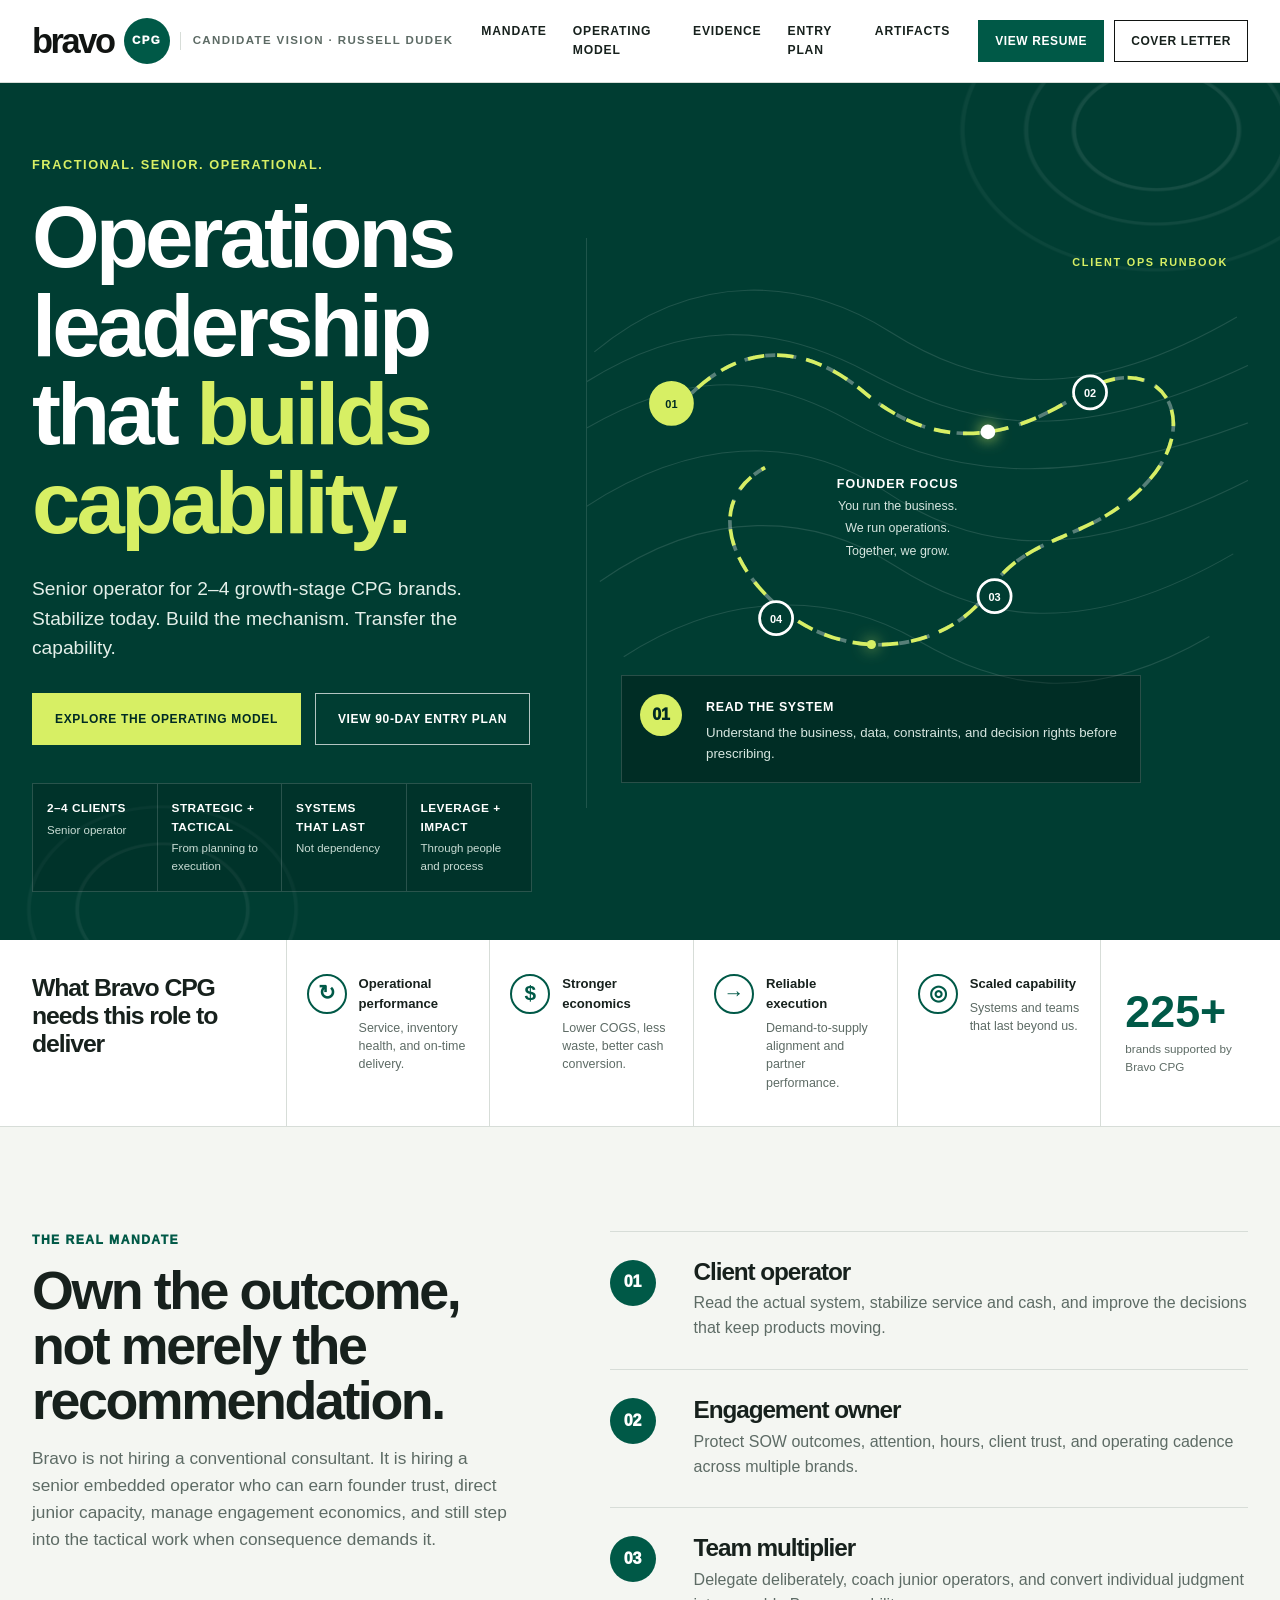
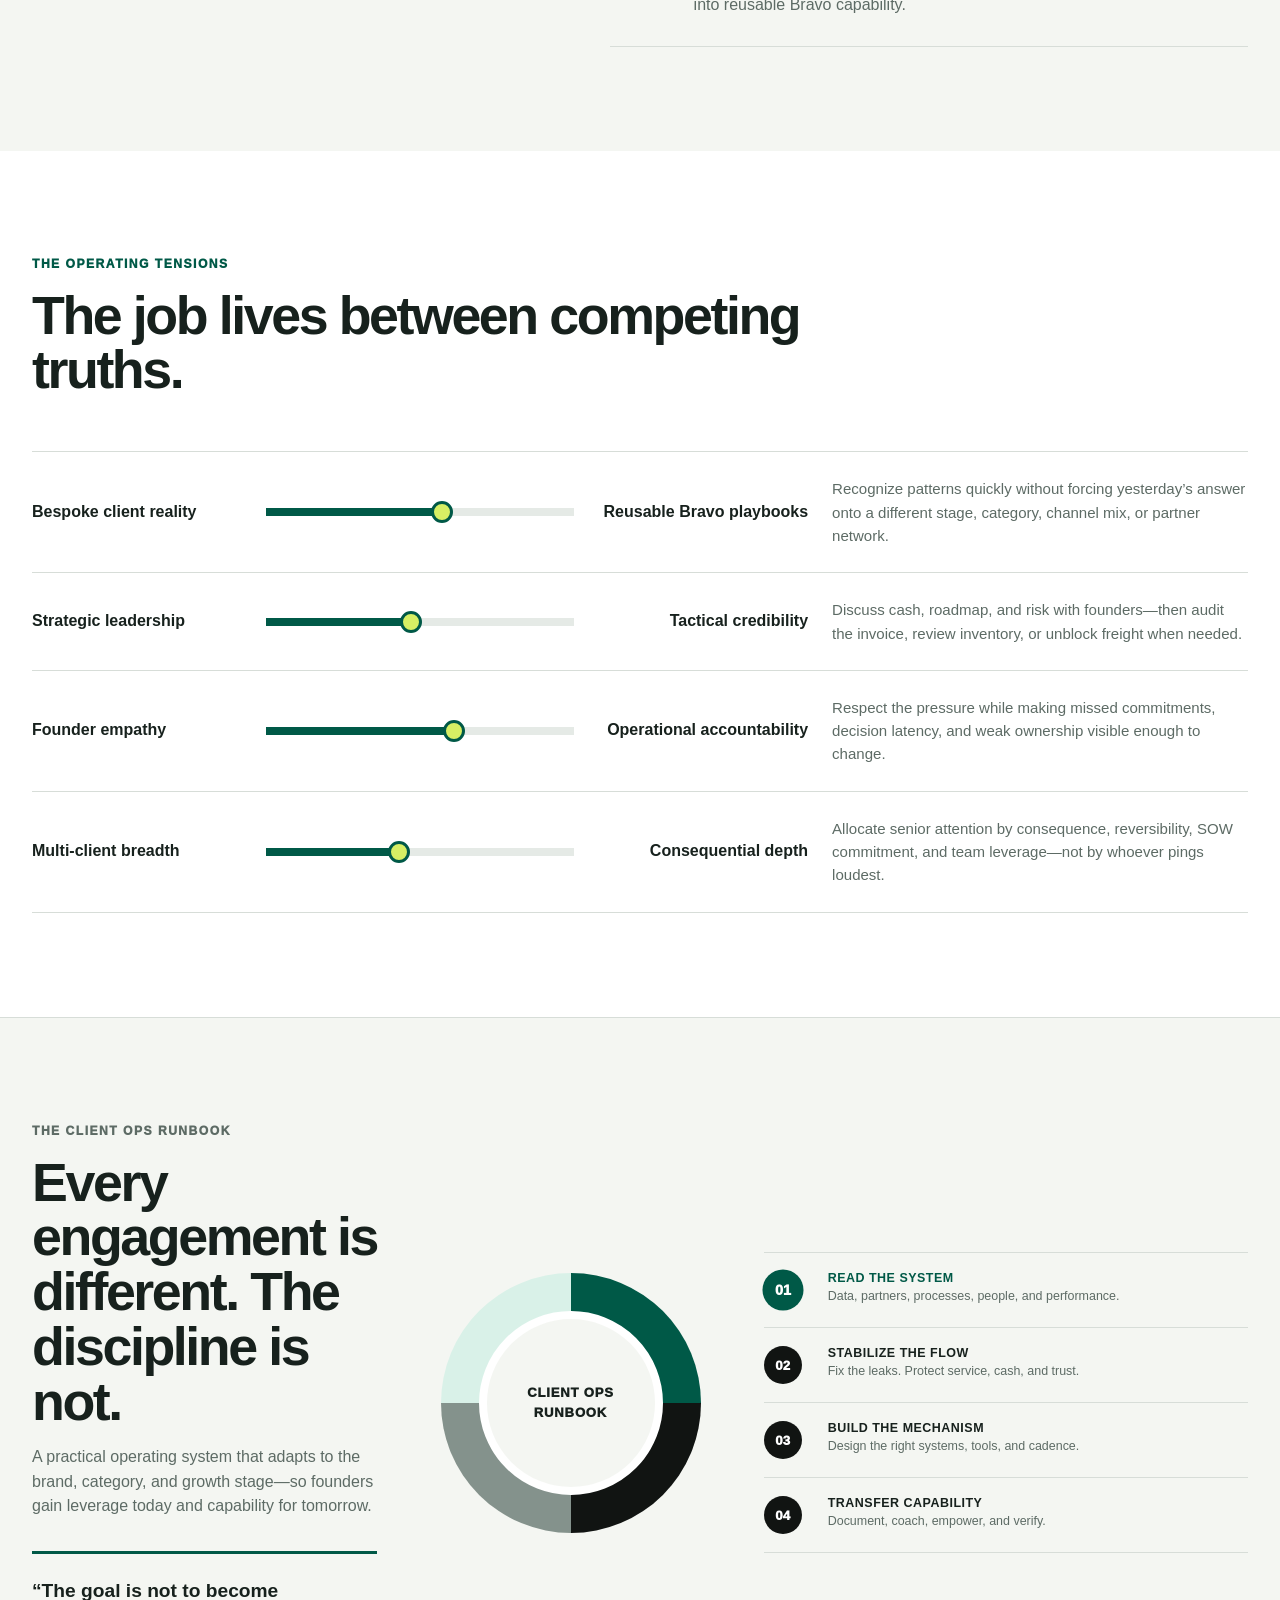
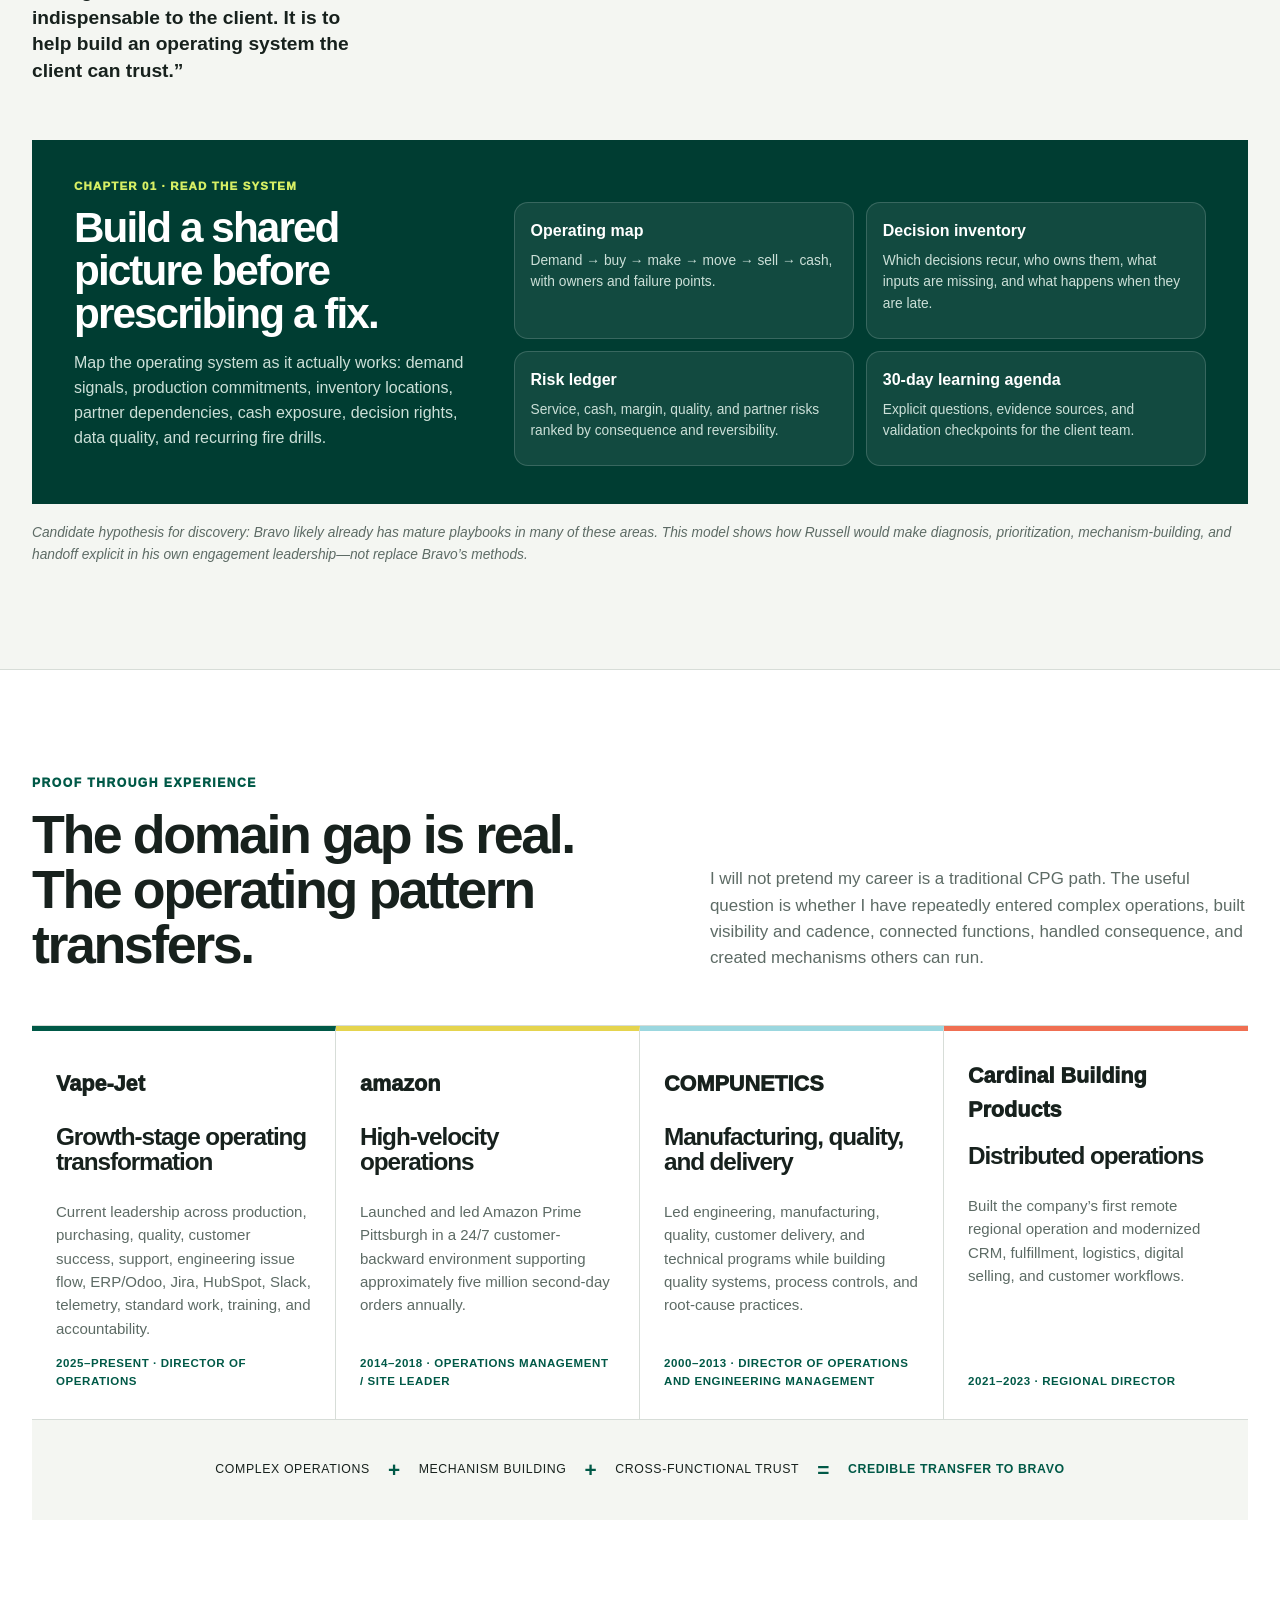
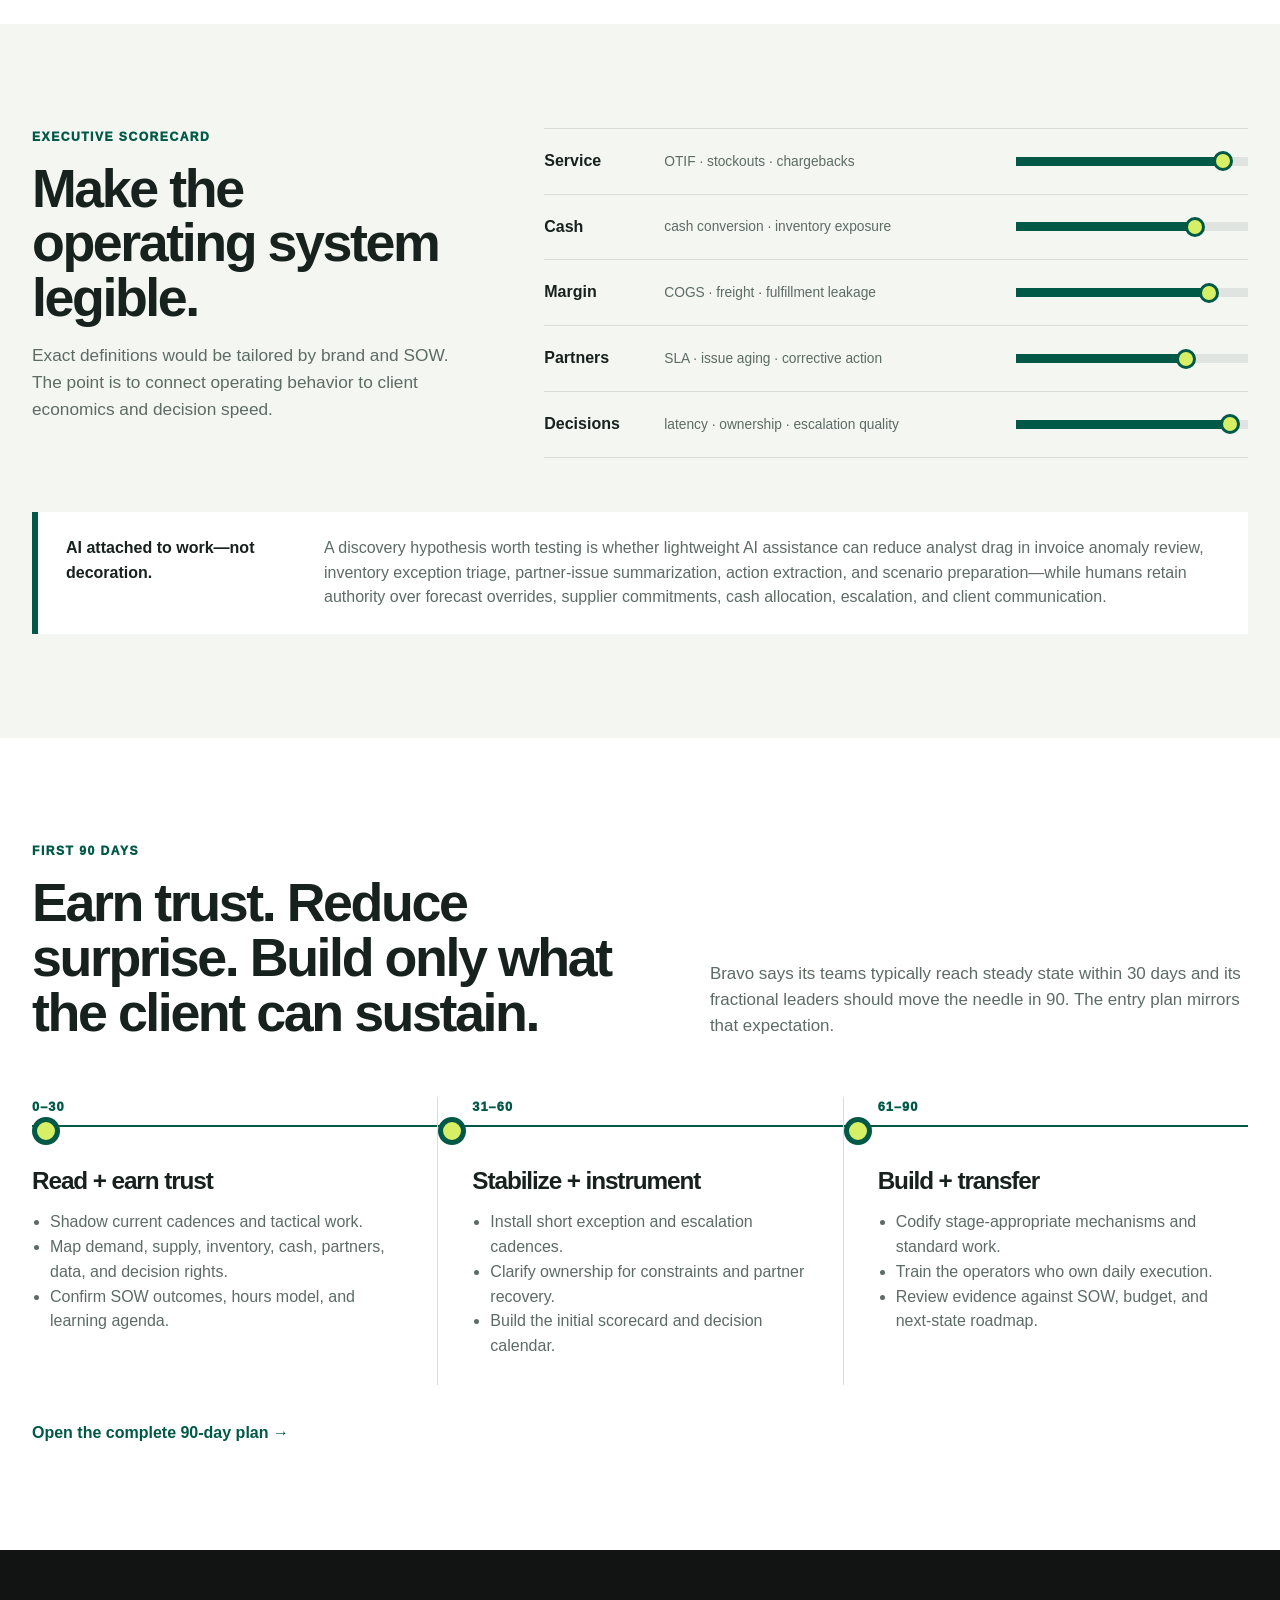
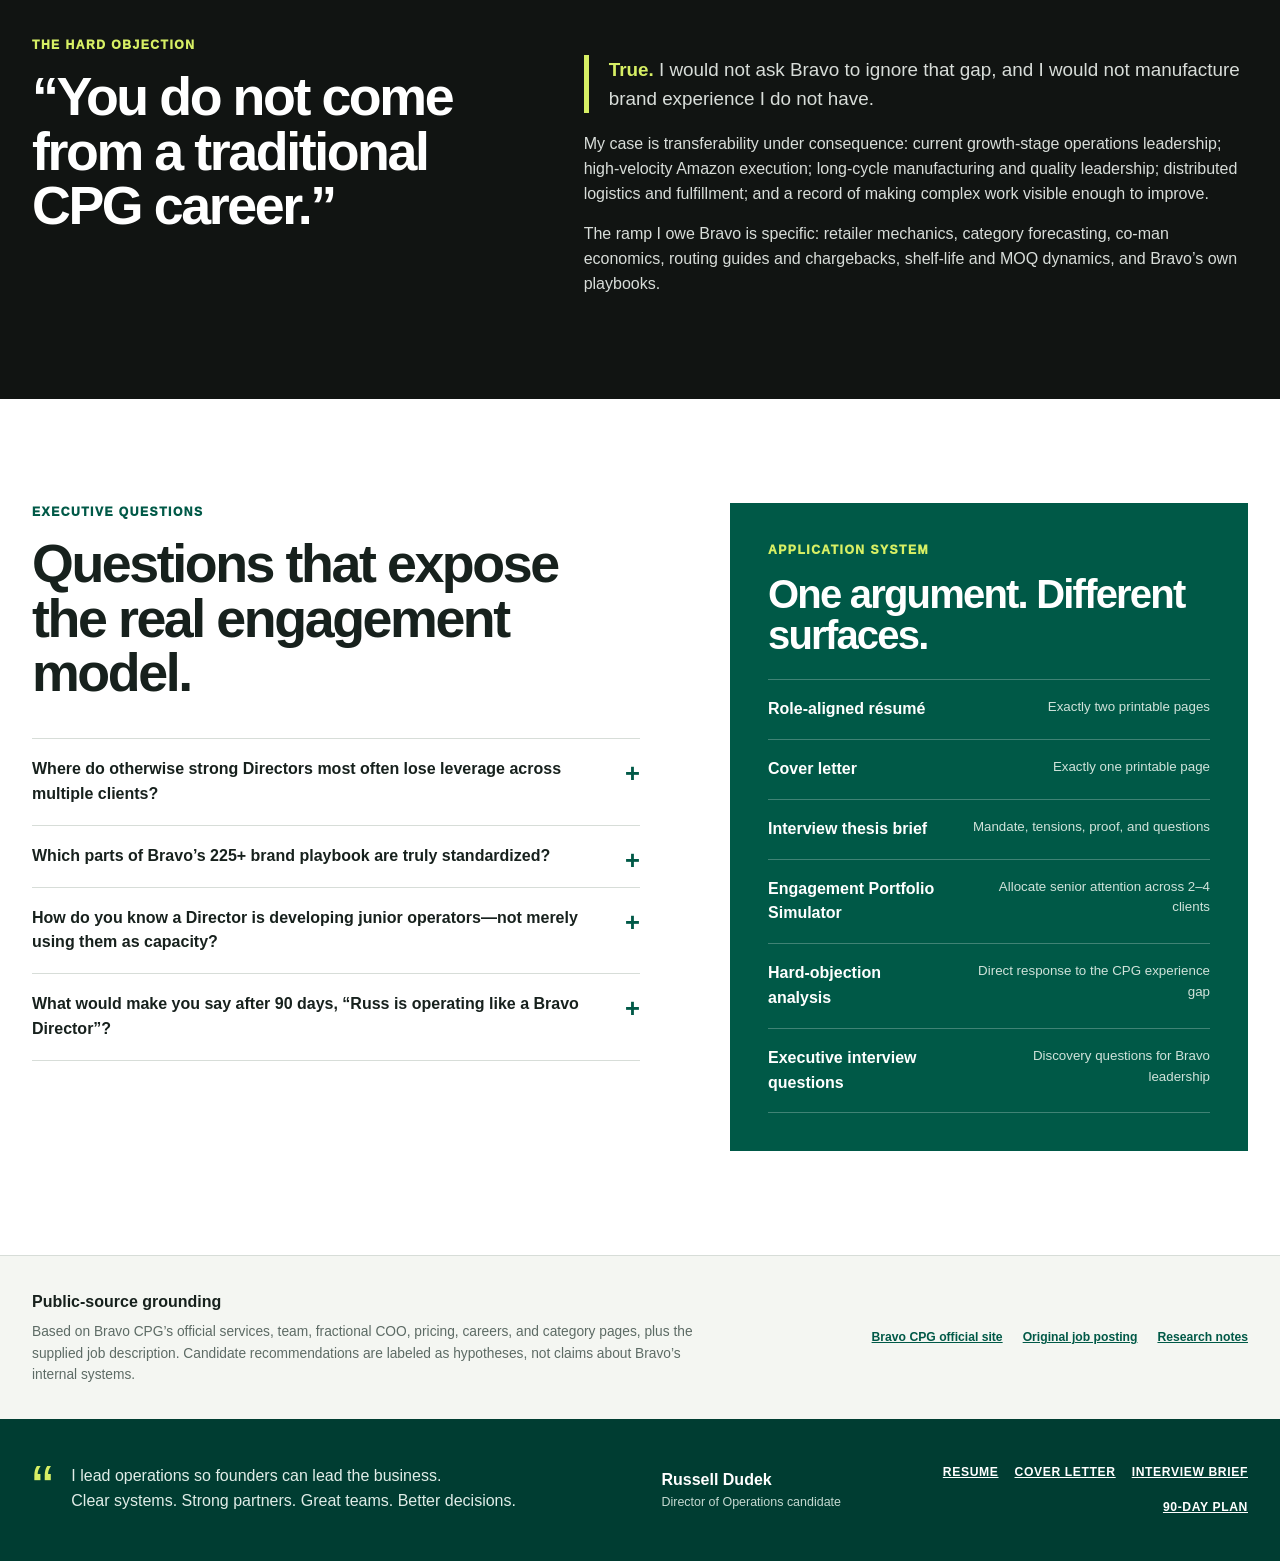
<file: index.html>
<!doctype html>
<html lang="en">
<head>
  <meta charset="utf-8">
  <meta name="viewport" content="width=device-width,initial-scale=1">
  <meta name="description" content="Russell Dudek candidate vision for Bravo CPG Director of Operations">
  <meta name="roleforge:job-posting-url" content="https://airtable.com/appIlS3uJh5inT7zo/shrJfXWjArdTDacav">
  <title>Russell Dudek | Bravo CPG Candidate Vision</title>
  <link rel="stylesheet" href="styles.css">
  <link rel="stylesheet" href="bravo.css">
</head>
<body class="site-body">
<a class="skip-link" href="#main-content">Skip to content</a>
<header class="bravo-header">
  <div class="bravo-shell bravo-nav">
    <a class="bravo-lockup" href="index.html" aria-label="Bravo CPG candidate vision home">
      <span class="bravo-word">bravo</span>
      <span class="cpg-orb" aria-hidden="true">CPG</span>
      <span class="candidate-mark">Candidate vision · Russell Dudek</span>
    </a>
    <nav class="bravo-navlinks" aria-label="Campaign navigation">
      <a href="#mandate">Mandate</a>
      <a href="#runbook">Operating model</a>
      <a href="#proof">Evidence</a>
      <a href="#entry-plan">Entry plan</a>
      <a href="#artifacts">Artifacts</a>
    </nav>
    <div class="bravo-nav-actions">
      <a class="nav-cta nav-cta-primary" href="resume.html">View resume</a>
      <a class="nav-cta" href="cover-letter.html">Cover letter</a>
    </div>
  </div>
</header>

<main id="main-content">
  <section class="bravo-hero" aria-labelledby="hero-title">
    <div class="hero-contours" aria-hidden="true"></div>
    <div class="bravo-shell hero-layout">
      <div class="hero-copy">
        <p class="hero-role">Fractional. Senior. Operational.</p>
        <h1 id="hero-title">Operations leadership that <span>builds capability.</span></h1>
        <p class="hero-lead">Senior operator for 2–4 growth-stage CPG brands. Stabilize today. Build the mechanism. Transfer the capability.</p>
        <div class="hero-actions">
          <a class="bravo-button primary" href="#runbook">Explore the operating model</a>
          <a class="bravo-button ghost" href="entry-plan.html">View 90-day entry plan</a>
        </div>
        <div class="role-signals" aria-label="Director role signals">
          <div><strong>2–4 clients</strong><span>Senior operator</span></div>
          <div><strong>Strategic + tactical</strong><span>From planning to execution</span></div>
          <div><strong>Systems that last</strong><span>Not dependency</span></div>
          <div><strong>Leverage + impact</strong><span>Through people and process</span></div>
        </div>
      </div>

      <div class="hero-map" aria-label="Client Ops Runbook journey">
        <div class="map-label">Client Ops Runbook</div>
        <svg class="runbook-map" viewBox="0 0 720 560" role="img" aria-labelledby="map-title map-desc">
          <title id="map-title">Four-stage Client Ops Runbook</title>
          <desc id="map-desc">A role-derived route moves from reading the client system, to stabilizing flow, building mechanisms, and transferring capability.</desc>
          <g class="contour-lines" aria-hidden="true">
            <path d="M8 110C118 18 238 30 330 88S532 174 708 72"/>
            <path d="M-18 154C104 70 204 78 306 132S518 226 742 114"/>
            <path d="M-28 210C100 126 190 132 284 184S504 276 754 174"/>
            <path d="M-12 286C112 200 232 200 322 260S520 352 724 248"/>
            <path d="M14 360C132 278 246 286 334 342S532 430 704 330"/>
            <path d="M40 442C154 368 270 372 360 424S544 498 678 420"/>
          </g>
          <path class="route-base" d="M98 172 C166 92 240 102 302 154 S440 220 536 156 C620 102 674 180 612 250 C552 318 482 304 438 370 C396 432 292 454 214 392 C150 340 132 270 194 236"/>
          <path class="route-progress" d="M98 172 C166 92 240 102 302 154 S440 220 536 156 C620 102 674 180 612 250 C552 318 482 304 438 370 C396 432 292 454 214 392 C150 340 132 270 194 236"/>
          <circle class="route-signal signal-one" r="8"><animateMotion dur="8s" repeatCount="indefinite" path="M98 172 C166 92 240 102 302 154 S440 220 536 156 C620 102 674 180 612 250 C552 318 482 304 438 370 C396 432 292 454 214 392 C150 340 132 270 194 236"/></circle>
          <circle class="route-signal signal-two" r="5"><animateMotion dur="8s" begin="-4s" repeatCount="indefinite" path="M98 172 C166 92 240 102 302 154 S440 220 536 156 C620 102 674 180 612 250 C552 318 482 304 438 370 C396 432 292 454 214 392 C150 340 132 270 194 236"/></circle>
          <g class="map-node is-active" data-map-node="read" transform="translate(92 166)"><circle r="18"/><text y="5">01</text></g>
          <g class="map-node" data-map-node="stabilize" transform="translate(548 154)"><circle r="18"/><text y="5">02</text></g>
          <g class="map-node" data-map-node="build" transform="translate(444 376)"><circle r="18"/><text y="5">03</text></g>
          <g class="map-node" data-map-node="transfer" transform="translate(206 400)"><circle r="18"/><text y="5">04</text></g>
        </svg>
        <div class="map-center-copy">
          <strong>Founder focus</strong>
          <span>You run the business.</span>
          <span>We run operations.</span>
          <span>Together, we grow.</span>
        </div>
        <div class="map-stage-copy" aria-live="polite">
          <span id="map-stage-number">01</span>
          <div><strong id="map-stage-title">Read the system</strong><p id="map-stage-description">Understand the business, data, constraints, and decision rights before prescribing.</p></div>
        </div>
      </div>
    </div>
  </section>

  <section class="outcome-strip" aria-labelledby="outcomes-title">
    <div class="bravo-shell outcomes-layout">
      <h2 id="outcomes-title">What Bravo CPG needs this role to deliver</h2>
      <div class="outcome-item"><span class="outcome-icon">↻</span><div><strong>Operational performance</strong><p>Service, inventory health, and on-time delivery.</p></div></div>
      <div class="outcome-item"><span class="outcome-icon">$</span><div><strong>Stronger economics</strong><p>Lower COGS, less waste, better cash conversion.</p></div></div>
      <div class="outcome-item"><span class="outcome-icon">→</span><div><strong>Reliable execution</strong><p>Demand-to-supply alignment and partner performance.</p></div></div>
      <div class="outcome-item"><span class="outcome-icon">◎</span><div><strong>Scaled capability</strong><p>Systems and teams that last beyond us.</p></div></div>
      <div class="outcome-stat"><strong>225+</strong><span>brands supported by Bravo CPG</span></div>
    </div>
  </section>

  <section class="bravo-section mandate-section" id="mandate">
    <div class="bravo-shell mandate-layout">
      <div class="section-intro">
        <p class="section-kicker">The real mandate</p>
        <h2>Own the outcome, not merely the recommendation.</h2>
        <p>Bravo is not hiring a conventional consultant. It is hiring a senior embedded operator who can earn founder trust, direct junior capacity, manage engagement economics, and still step into the tactical work when consequence demands it.</p>
      </div>
      <div class="mandate-stack">
        <article><span>01</span><div><h3>Client operator</h3><p>Read the actual system, stabilize service and cash, and improve the decisions that keep products moving.</p></div></article>
        <article><span>02</span><div><h3>Engagement owner</h3><p>Protect SOW outcomes, attention, hours, client trust, and operating cadence across multiple brands.</p></div></article>
        <article><span>03</span><div><h3>Team multiplier</h3><p>Delegate deliberately, coach junior operators, and convert individual judgment into reusable Bravo capability.</p></div></article>
      </div>
    </div>
  </section>

  <section class="bravo-section tension-section" aria-labelledby="tensions-title">
    <div class="bravo-shell">
      <div class="section-intro compact">
        <p class="section-kicker">The operating tensions</p>
        <h2 id="tensions-title">The job lives between competing truths.</h2>
      </div>
      <div class="tension-rail">
        <div class="tension-row"><strong>Bespoke client reality</strong><span><i style="--balance:58%"></i></span><strong>Reusable Bravo playbooks</strong><p>Recognize patterns quickly without forcing yesterday’s answer onto a different stage, category, channel mix, or partner network.</p></div>
        <div class="tension-row"><strong>Strategic leadership</strong><span><i style="--balance:48%"></i></span><strong>Tactical credibility</strong><p>Discuss cash, roadmap, and risk with founders—then audit the invoice, review inventory, or unblock freight when needed.</p></div>
        <div class="tension-row"><strong>Founder empathy</strong><span><i style="--balance:62%"></i></span><strong>Operational accountability</strong><p>Respect the pressure while making missed commitments, decision latency, and weak ownership visible enough to change.</p></div>
        <div class="tension-row"><strong>Multi-client breadth</strong><span><i style="--balance:44%"></i></span><strong>Consequential depth</strong><p>Allocate senior attention by consequence, reversibility, SOW commitment, and team leverage—not by whoever pings loudest.</p></div>
      </div>
    </div>
  </section>

  <section class="bravo-section runbook-section" id="runbook" aria-labelledby="runbook-title">
    <div class="bravo-shell runbook-layout">
      <div class="runbook-intro">
        <p class="section-kicker">The Client Ops Runbook</p>
        <h2 id="runbook-title">Every engagement is different. The discipline is not.</h2>
        <p>A practical operating system that adapts to the brand, category, and growth stage—so founders gain leverage today and capability for tomorrow.</p>
        <blockquote>“The goal is not to become indispensable to the client. It is to help build an operating system the client can trust.”</blockquote>
      </div>
      <div class="runbook-wheel-wrap" aria-hidden="true">
        <div class="runbook-wheel" id="runbook-wheel"><span>Client Ops<br>Runbook</span></div>
      </div>
      <div class="runbook-controls" role="tablist" aria-label="Runbook chapters">
        <button data-panel="read" aria-selected="true" role="tab"><span>01</span><div><strong>Read the system</strong><small>Data, partners, processes, people, and performance.</small></div></button>
        <button data-panel="stabilize" aria-selected="false" role="tab"><span>02</span><div><strong>Stabilize the flow</strong><small>Fix the leaks. Protect service, cash, and trust.</small></div></button>
        <button data-panel="build" aria-selected="false" role="tab"><span>03</span><div><strong>Build the mechanism</strong><small>Design the right systems, tools, and cadence.</small></div></button>
        <button data-panel="transfer" aria-selected="false" role="tab"><span>04</span><div><strong>Transfer capability</strong><small>Document, coach, empower, and verify.</small></div></button>
      </div>
    </div>
    <div class="bravo-shell model-detail" id="model-panel" role="tabpanel" aria-live="polite"></div>
    <div class="bravo-shell"><p class="hypothesis-note">Candidate hypothesis for discovery: Bravo likely already has mature playbooks in many of these areas. This model shows how Russell would make diagnosis, prioritization, mechanism-building, and handoff explicit in his own engagement leadership—not replace Bravo’s methods.</p></div>
  </section>

  <section class="bravo-section proof-section" id="proof" aria-labelledby="proof-title">
    <div class="bravo-shell">
      <div class="section-intro split">
        <div><p class="section-kicker">Proof through experience</p><h2 id="proof-title">The domain gap is real. The operating pattern transfers.</h2></div>
        <p>I will not pretend my career is a traditional CPG path. The useful question is whether I have repeatedly entered complex operations, built visibility and cadence, connected functions, handled consequence, and created mechanisms others can run.</p>
      </div>
      <div class="proof-cases">
        <article><div class="proof-org">Vape-Jet</div><h3>Growth-stage operating transformation</h3><p>Current leadership across production, purchasing, quality, customer success, support, engineering issue flow, ERP/Odoo, Jira, HubSpot, Slack, telemetry, standard work, training, and accountability.</p><span>2025–Present · Director of Operations</span></article>
        <article><div class="proof-org">amazon</div><h3>High-velocity operations</h3><p>Launched and led Amazon Prime Pittsburgh in a 24/7 customer-backward environment supporting approximately five million second-day orders annually.</p><span>2014–2018 · Operations Management / Site Leader</span></article>
        <article><div class="proof-org">COMPUNETICS</div><h3>Manufacturing, quality, and delivery</h3><p>Led engineering, manufacturing, quality, customer delivery, and technical programs while building quality systems, process controls, and root-cause practices.</p><span>2000–2013 · Director of Operations and Engineering Management</span></article>
        <article><div class="proof-org">Cardinal Building Products</div><h3>Distributed operations</h3><p>Built the company’s first remote regional operation and modernized CRM, fulfillment, logistics, digital selling, and customer workflows.</p><span>2021–2023 · Regional Director</span></article>
      </div>
      <div class="transfer-equation"><span>Complex operations</span><b>+</b><span>mechanism building</span><b>+</b><span>cross-functional trust</span><b>=</b><strong>credible transfer to Bravo</strong></div>
    </div>
  </section>

  <section class="bravo-section scorecard-section" aria-labelledby="scorecard-title">
    <div class="bravo-shell scorecard-layout">
      <div class="section-intro"><p class="section-kicker">Executive scorecard</p><h2 id="scorecard-title">Make the operating system legible.</h2><p>Exact definitions would be tailored by brand and SOW. The point is to connect operating behavior to client economics and decision speed.</p></div>
      <div class="scorecard-table">
        <div><strong>Service</strong><span>OTIF · stockouts · chargebacks</span><i style="--score:88%"></i></div>
        <div><strong>Cash</strong><span>cash conversion · inventory exposure</span><i style="--score:76%"></i></div>
        <div><strong>Margin</strong><span>COGS · freight · fulfillment leakage</span><i style="--score:82%"></i></div>
        <div><strong>Partners</strong><span>SLA · issue aging · corrective action</span><i style="--score:72%"></i></div>
        <div><strong>Decisions</strong><span>latency · ownership · escalation quality</span><i style="--score:91%"></i></div>
      </div>
    </div>
    <div class="bravo-shell ai-note"><strong>AI attached to work—not decoration.</strong><p>A discovery hypothesis worth testing is whether lightweight AI assistance can reduce analyst drag in invoice anomaly review, inventory exception triage, partner-issue summarization, action extraction, and scenario preparation—while humans retain authority over forecast overrides, supplier commitments, cash allocation, escalation, and client communication.</p></div>
  </section>

  <section class="bravo-section entry-section" id="entry-plan" aria-labelledby="entry-title">
    <div class="bravo-shell">
      <div class="section-intro split"><div><p class="section-kicker">First 90 days</p><h2 id="entry-title">Earn trust. Reduce surprise. Build only what the client can sustain.</h2></div><p>Bravo says its teams typically reach steady state within 30 days and its fractional leaders should move the needle in 90. The entry plan mirrors that expectation.</p></div>
      <div class="entry-timeline">
        <article><div class="entry-day">0–30</div><h3>Read + earn trust</h3><ul><li>Shadow current cadences and tactical work.</li><li>Map demand, supply, inventory, cash, partners, data, and decision rights.</li><li>Confirm SOW outcomes, hours model, and learning agenda.</li></ul></article>
        <article><div class="entry-day">31–60</div><h3>Stabilize + instrument</h3><ul><li>Install short exception and escalation cadences.</li><li>Clarify ownership for constraints and partner recovery.</li><li>Build the initial scorecard and decision calendar.</li></ul></article>
        <article><div class="entry-day">61–90</div><h3>Build + transfer</h3><ul><li>Codify stage-appropriate mechanisms and standard work.</li><li>Train the operators who own daily execution.</li><li>Review evidence against SOW, budget, and next-state roadmap.</li></ul></article>
      </div>
      <a class="text-link" href="entry-plan.html">Open the complete 90-day plan →</a>
    </div>
  </section>

  <section class="objection-band" aria-labelledby="objection-title">
    <div class="bravo-shell objection-layout">
      <div><p class="section-kicker light">The hard objection</p><h2 id="objection-title">“You do not come from a traditional CPG career.”</h2></div>
      <div><p class="objection-truth"><strong>True.</strong> I would not ask Bravo to ignore that gap, and I would not manufacture brand experience I do not have.</p><p>My case is transferability under consequence: current growth-stage operations leadership; high-velocity Amazon execution; long-cycle manufacturing and quality leadership; distributed logistics and fulfillment; and a record of making complex work visible enough to improve.</p><p>The ramp I owe Bravo is specific: retailer mechanics, category forecasting, co-man economics, routing guides and chargebacks, shelf-life and MOQ dynamics, and Bravo’s own playbooks.</p></div>
    </div>
  </section>

  <section class="bravo-section questions-section" id="artifacts">
    <div class="bravo-shell questions-layout">
      <div>
        <p class="section-kicker">Executive questions</p>
        <h2>Questions that expose the real engagement model.</h2>
        <div class="question-list">
          <details><summary>Where do otherwise strong Directors most often lose leverage across multiple clients?</summary><p>Is the failure typically prioritization, delegation, client boundary-setting, data cleanup, or another operating constraint?</p></details>
          <details><summary>Which parts of Bravo’s 225+ brand playbook are truly standardized?</summary><p>And where does Bravo deliberately resist standardization because category, stage, or client context changes the answer?</p></details>
          <details><summary>How do you know a Director is developing junior operators—not merely using them as capacity?</summary><p>What observed behaviors or client outcomes prove that leverage and capability transfer are working?</p></details>
          <details><summary>What would make you say after 90 days, “Russ is operating like a Bravo Director”?</summary><p>What would be visible in client trust, operating outcomes, team leverage, and engagement discipline?</p></details>
        </div>
      </div>
      <aside class="artifact-panel">
        <p class="section-kicker light">Application system</p>
        <h2>One argument. Different surfaces.</h2>
        <a href="resume.html"><span>Role-aligned résumé</span><small>Exactly two printable pages</small></a>
        <a href="cover-letter.html"><span>Cover letter</span><small>Exactly one printable page</small></a>
        <a href="interview-brief.html"><span>Interview thesis brief</span><small>Mandate, tensions, proof, and questions</small></a>
        <a href="engagement-portfolio.html"><span>Engagement Portfolio Simulator</span><small>Allocate senior attention across 2–4 clients</small></a>
        <a href="objections.html"><span>Hard-objection analysis</span><small>Direct response to the CPG experience gap</small></a>
        <a href="executive-questions.html"><span>Executive interview questions</span><small>Discovery questions for Bravo leadership</small></a>
      </aside>
    </div>
  </section>

  <section class="research-strip">
    <div class="bravo-shell research-layout">
      <div><strong>Public-source grounding</strong><p>Based on Bravo CPG’s official services, team, fractional COO, pricing, careers, and category pages, plus the supplied job description. Candidate recommendations are labeled as hypotheses, not claims about Bravo’s internal systems.</p></div>
      <div class="research-links"><a href="https://www.bravocpg.com/">Bravo CPG official site</a><a href="https://airtable.com/appIlS3uJh5inT7zo/shrJfXWjArdTDacav">Original job posting</a><a href="SOURCES.md">Research notes</a></div>
    </div>
  </section>
</main>

<footer class="bravo-footer">
  <div class="bravo-shell footer-layout">
    <div><span class="footer-quote">“</span><p>I lead operations so founders can lead the business.<br>Clear systems. Strong partners. Great teams. Better decisions.</p></div>
    <div><strong>Russell Dudek</strong><span>Director of Operations candidate</span></div>
    <div class="footer-links"><a href="resume.html">Resume</a><a href="cover-letter.html">Cover letter</a><a href="interview-brief.html">Interview brief</a><a href="entry-plan.html">90-day plan</a></div>
  </div>
</footer>
<script src="app.js"></script>
</body>
</html>
</file>
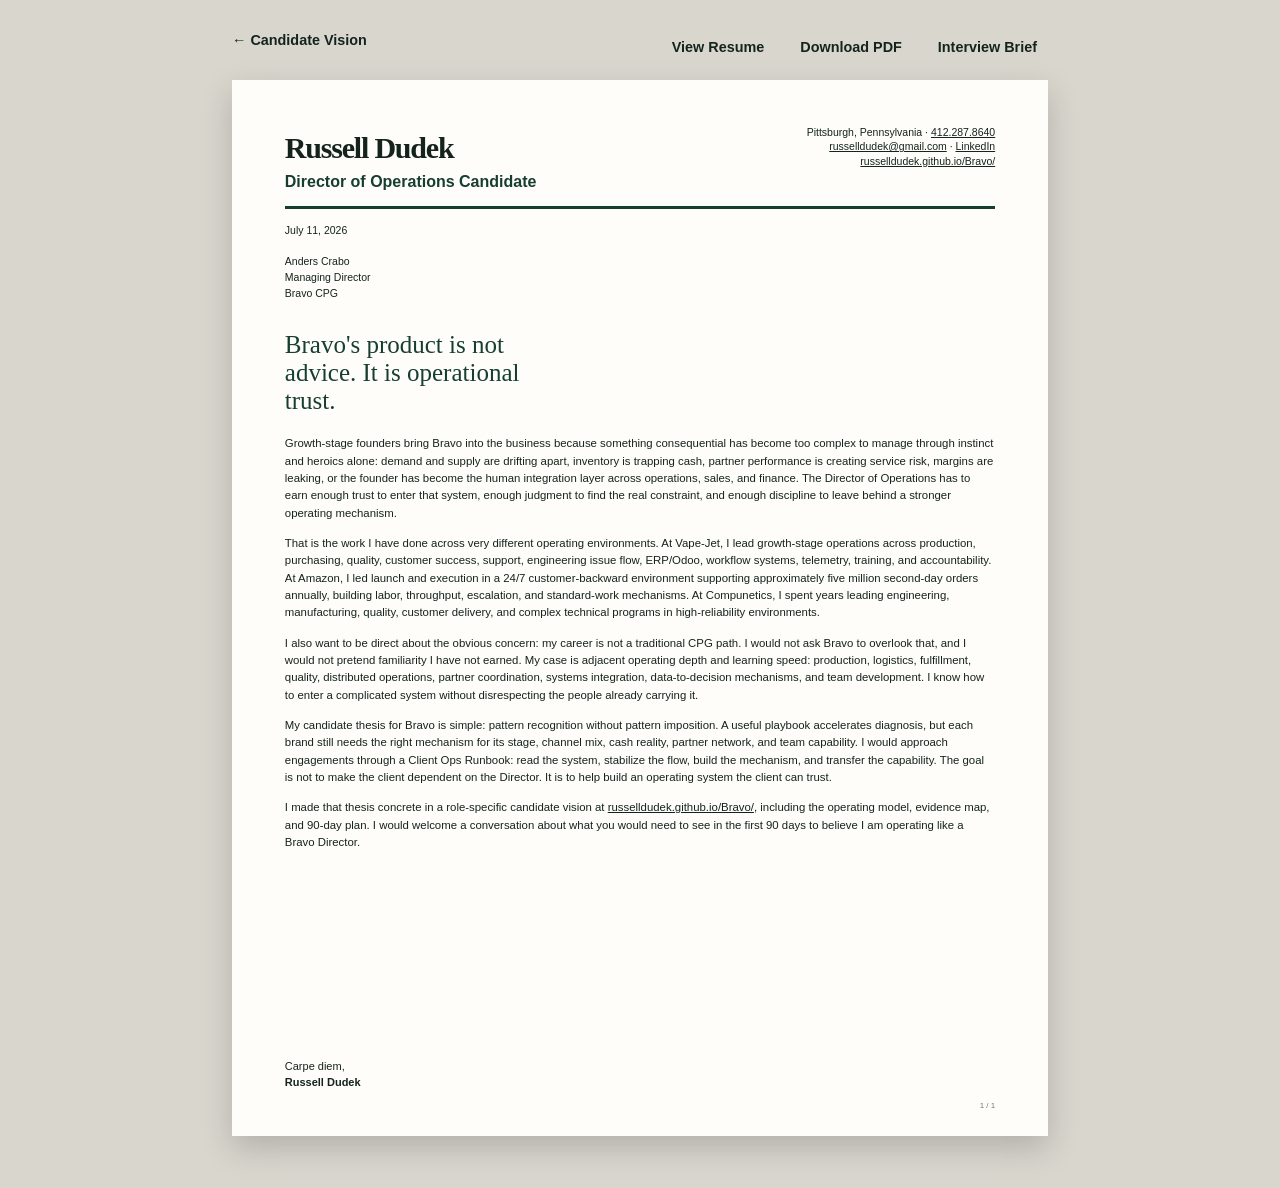
<file: cover-letter.html>
<!DOCTYPE html>
<html lang="en"><head><meta charset="utf-8"/><meta content="width=device-width,initial-scale=1" name="viewport"/><title>Russell Dudek | Cover Letter</title><meta content="https://airtable.com/appIlS3uJh5inT7zo/shrJfXWjArdTDacav" name="roleforge:job-posting-url"/><link href="styles.css" rel="stylesheet"/></head><body class="doc-body"><nav class="doc-nav"><a href="index.html">← Candidate Vision</a><span class="doc-actions"><a href="resume.html">View Resume</a><a download="" href="docs/russell-dudek-bravo-cpg-cover-letter.pdf">Download PDF</a><a href="interview-brief.html">Interview Brief</a></span></nav><section class="sheet cover-sheet"><header class="doc-head"><div><div class="doc-name">Russell Dudek</div><div class="doc-title">Director of Operations Candidate</div></div><div class="doc-contact">Pittsburgh, Pennsylvania &middot; <a href="tel:+14122878640">412.287.8640</a><br/><a href="mailto:russelldudek@gmail.com">russelldudek@gmail.com</a> &middot; <a href="https://www.linkedin.com/in/russelldudek">LinkedIn</a><br/><a href="https://russelldudek.github.io/Bravo/">russelldudek.github.io/Bravo/</a></div></header><div class="cover-meta">July 11, 2026<br/><br/>Anders Crabo<br/>Managing Director<br/>Bravo CPG</div><div class="cover-body"><div class="cover-hook">Bravo's product is not advice. It is operational trust.</div><p>Growth-stage founders bring Bravo into the business because something consequential has become too complex to manage through instinct and heroics alone: demand and supply are drifting apart, inventory is trapping cash, partner performance is creating service risk, margins are leaking, or the founder has become the human integration layer across operations, sales, and finance. The Director of Operations has to earn enough trust to enter that system, enough judgment to find the real constraint, and enough discipline to leave behind a stronger operating mechanism.</p><p>That is the work I have done across very different operating environments. At Vape-Jet, I lead growth-stage operations across production, purchasing, quality, customer success, support, engineering issue flow, ERP/Odoo, workflow systems, telemetry, training, and accountability. At Amazon, I led launch and execution in a 24/7 customer-backward environment supporting approximately five million second-day orders annually, building labor, throughput, escalation, and standard-work mechanisms. At Compunetics, I spent years leading engineering, manufacturing, quality, customer delivery, and complex technical programs in high-reliability environments.</p><p>I also want to be direct about the obvious concern: my career is not a traditional CPG path. I would not ask Bravo to overlook that, and I would not pretend familiarity I have not earned. My case is adjacent operating depth and learning speed: production, logistics, fulfillment, quality, distributed operations, partner coordination, systems integration, data-to-decision mechanisms, and team development. I know how to enter a complicated system without disrespecting the people already carrying it.</p><p>My candidate thesis for Bravo is simple: pattern recognition without pattern imposition. A useful playbook accelerates diagnosis, but each brand still needs the right mechanism for its stage, channel mix, cash reality, partner network, and team capability. I would approach engagements through a Client Ops Runbook: read the system, stabilize the flow, build the mechanism, and transfer the capability. The goal is not to make the client dependent on the Director. It is to help build an operating system the client can trust.</p><p>I made that thesis concrete in a role-specific candidate vision at <a href="https://russelldudek.github.io/Bravo/">russelldudek.github.io/Bravo/</a>, including the operating model, evidence map, and 90-day plan. I would welcome a conversation about what you would need to see in the first 90 days to believe I am operating like a Bravo Director.</p></div><div class="cover-signoff">Carpe diem,<br/><strong>Russell Dudek</strong></div><div class="page-tag">1 / 1</div></section></body></html>
</file>
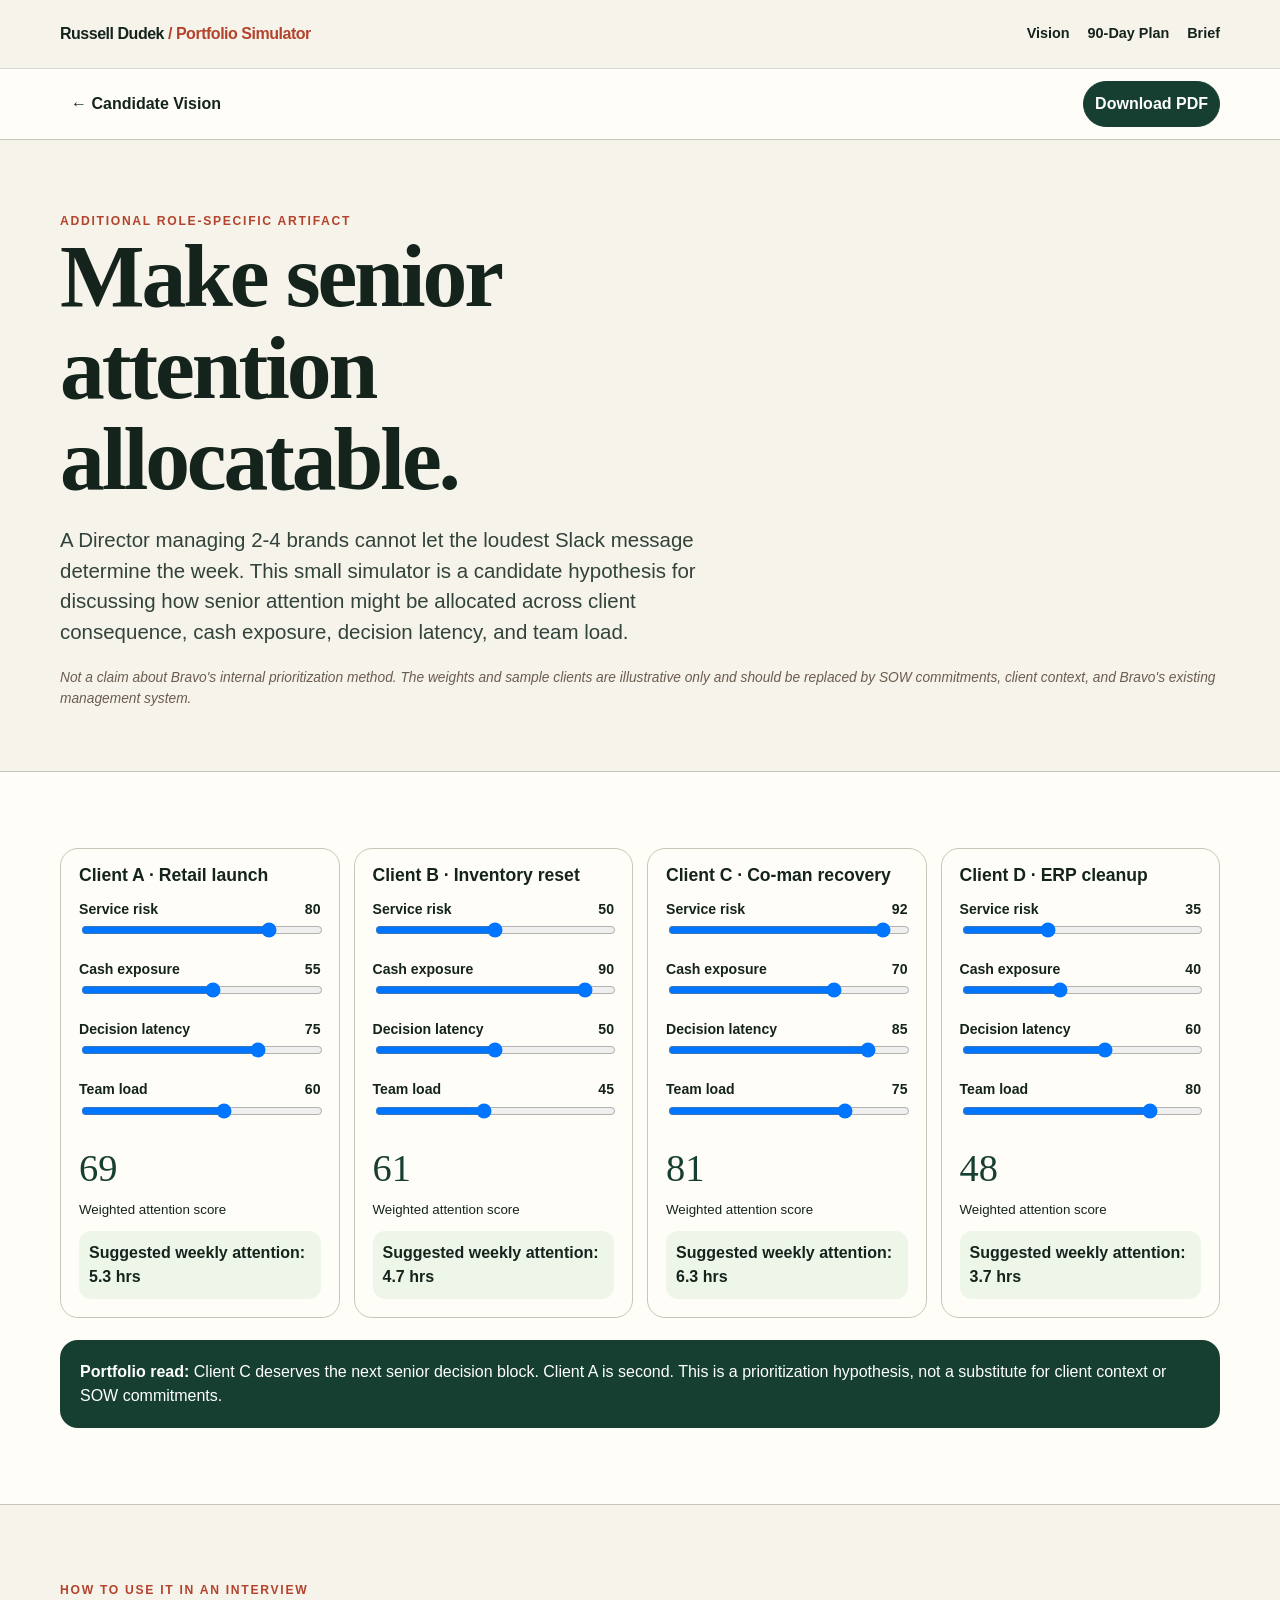
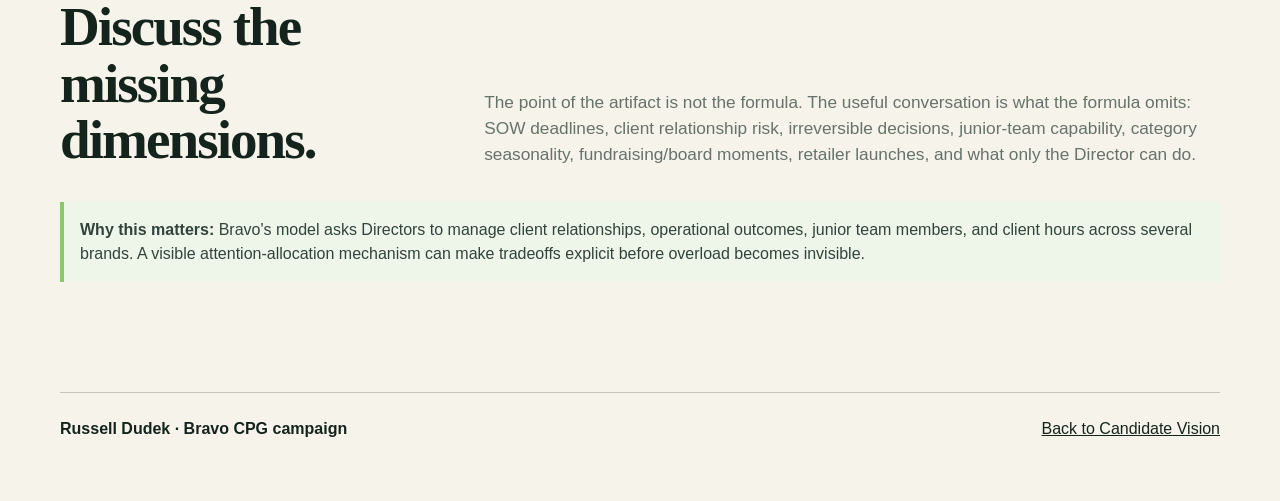
<file: engagement-portfolio.html>
<!DOCTYPE html>

<html lang="en"><head><meta charset="utf-8"/><meta content="width=device-width,initial-scale=1" name="viewport"/><title>Bravo CPG | Engagement Portfolio Simulator</title><meta content="https://airtable.com/appIlS3uJh5inT7zo/shrJfXWjArdTDacav" name="roleforge:job-posting-url"/><link href="styles.css" rel="stylesheet"/></head><body class="report-body report-one report-sim"><header class="topbar"><div class="container nav"><a class="brand" href="index.html">Russell Dudek <span>/ Portfolio Simulator</span></a><nav class="navlinks"><a href="index.html">Vision</a><a href="entry-plan.html">90-Day Plan</a><a href="interview-brief.html">Brief</a></nav></div></header><div aria-label="Document actions" class="artifact-actions"><div class="container artifact-actions-inner"><a href="index.html">← Candidate Vision</a><a class="btn primary" download="" href="docs/bravo-cpg-engagement-portfolio-simulator.pdf">Download PDF</a></div></div><main><section class="hero"><div class="container"><div class="eyebrow">Additional role-specific artifact</div><h1 style="max-width:13ch">Make senior attention allocatable.</h1><p class="lead">A Director managing 2-4 brands cannot let the loudest Slack message determine the week. This small simulator is a candidate hypothesis for discussing how senior attention might be allocated across client consequence, cash exposure, decision latency, and team load.</p><p class="hypothesis">Not a claim about Bravo's internal prioritization method. The weights and sample clients are illustrative only and should be replaced by SOW commitments, client context, and Bravo's existing management system.</p></div></section><section class="section alt"><div class="container" id="simulator"><div class="sim-grid"><article class="client-card" data-name="Client A"><h3>Client A · Retail launch</h3><div class="metric-row"><label>Service risk <span>80</span></label><input aria-label="Client A service risk" max="100" min="0" type="range" value="80"/></div><div class="metric-row"><label>Cash exposure <span>55</span></label><input aria-label="Client A cash exposure" max="100" min="0" type="range" value="55"/></div><div class="metric-row"><label>Decision latency <span>75</span></label><input aria-label="Client A decision latency" max="100" min="0" type="range" value="75"/></div><div class="metric-row"><label>Team load <span>60</span></label><input aria-label="Client A team load" max="100" min="0" type="range" value="60"/></div><div class="score">68</div><small>Weighted attention score</small><div class="allocation">Suggested weekly attention: 5.3 hrs</div></article><article class="client-card" data-name="Client B"><h3>Client B · Inventory reset</h3><div class="metric-row"><label>Service risk <span>50</span></label><input aria-label="Client B service risk" max="100" min="0" type="range" value="50"/></div><div class="metric-row"><label>Cash exposure <span>90</span></label><input aria-label="Client B cash exposure" max="100" min="0" type="range" value="90"/></div><div class="metric-row"><label>Decision latency <span>50</span></label><input aria-label="Client B decision latency" max="100" min="0" type="range" value="50"/></div><div class="metric-row"><label>Team load <span>45</span></label><input aria-label="Client B team load" max="100" min="0" type="range" value="45"/></div><div class="score">61</div><small>Weighted attention score</small><div class="allocation">Suggested weekly attention: 4.7 hrs</div></article><article class="client-card" data-name="Client C"><h3>Client C · Co-man recovery</h3><div class="metric-row"><label>Service risk <span>92</span></label><input aria-label="Client C service risk" max="100" min="0" type="range" value="92"/></div><div class="metric-row"><label>Cash exposure <span>70</span></label><input aria-label="Client C cash exposure" max="100" min="0" type="range" value="70"/></div><div class="metric-row"><label>Decision latency <span>85</span></label><input aria-label="Client C decision latency" max="100" min="0" type="range" value="85"/></div><div class="metric-row"><label>Team load <span>75</span></label><input aria-label="Client C team load" max="100" min="0" type="range" value="75"/></div><div class="score">81</div><small>Weighted attention score</small><div class="allocation">Suggested weekly attention: 6.3 hrs</div></article><article class="client-card" data-name="Client D"><h3>Client D · ERP cleanup</h3><div class="metric-row"><label>Service risk <span>35</span></label><input aria-label="Client D service risk" max="100" min="0" type="range" value="35"/></div><div class="metric-row"><label>Cash exposure <span>40</span></label><input aria-label="Client D cash exposure" max="100" min="0" type="range" value="40"/></div><div class="metric-row"><label>Decision latency <span>60</span></label><input aria-label="Client D decision latency" max="100" min="0" type="range" value="60"/></div><div class="metric-row"><label>Team load <span>80</span></label><input aria-label="Client D team load" max="100" min="0" type="range" value="80"/></div><div class="score">48</div><small>Weighted attention score</small><div class="allocation">Suggested weekly attention: 3.7 hrs</div></article></div><div class="sim-summary">Illustrative priority: Client C -&gt; Client A -&gt; Client B -&gt; Client D. Reassess with SOW deadlines, irreversible decisions, relationship risk, and work only the Director can own.</div></div></section><section class="section"><div class="container"><div class="section-head"><div><div class="eyebrow">How to use it in an interview</div><h2>Discuss the missing dimensions.</h2></div><p>The point of the artifact is not the formula. The useful conversation is what the formula omits: SOW deadlines, client relationship risk, irreversible decisions, junior-team capability, category seasonality, fundraising/board moments, retailer launches, and what only the Director can do.</p></div><div class="note"><strong>Why this matters:</strong> Bravo's model asks Directors to manage client relationships, operational outcomes, junior team members, and client hours across several brands. A visible attention-allocation mechanism can make tradeoffs explicit before overload becomes invisible.</div></div></section></main><footer class="footer"><div class="container footer-grid"><strong>Russell Dudek · Bravo CPG campaign</strong><a href="index.html">Back to Candidate Vision</a></div></footer><script src="app.js"></script></body></html>
</file>
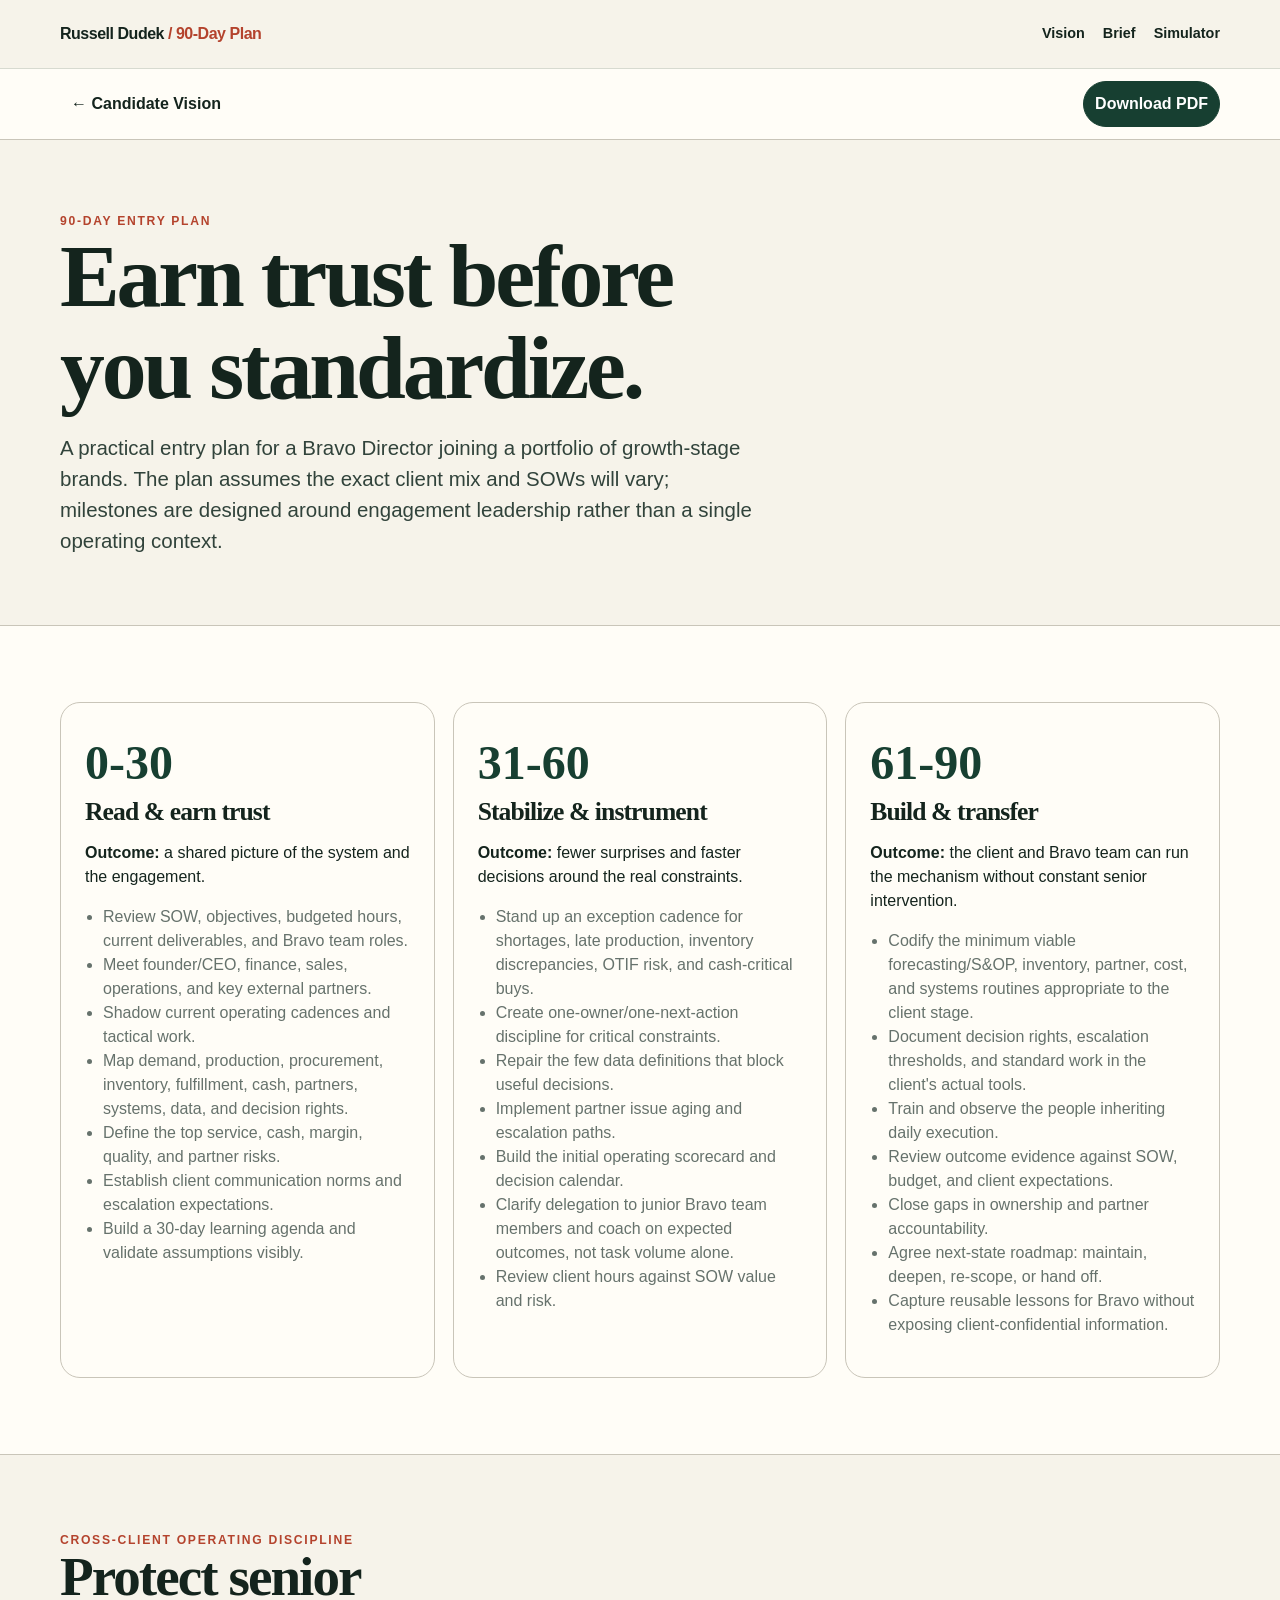
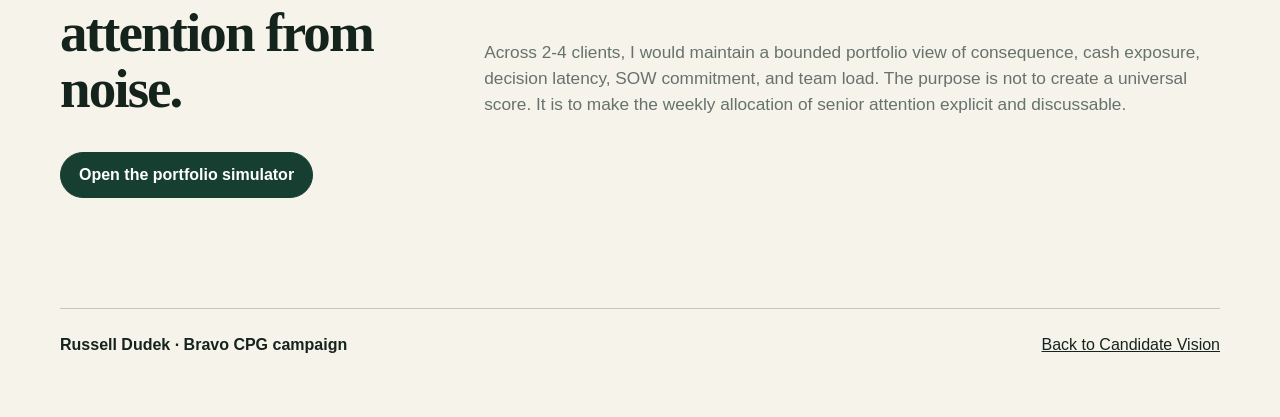
<file: entry-plan.html>
<!DOCTYPE html>

<html lang="en"><head><meta charset="utf-8"/><meta content="width=device-width,initial-scale=1" name="viewport"/><title>Bravo CPG | 90-Day Entry Plan</title><meta content="https://airtable.com/appIlS3uJh5inT7zo/shrJfXWjArdTDacav" name="roleforge:job-posting-url"/><link href="styles.css" rel="stylesheet"/></head><body class="report-body report-one report-entry"><header class="topbar"><div class="container nav"><a class="brand" href="index.html">Russell Dudek <span>/ 90-Day Plan</span></a><nav class="navlinks"><a href="index.html">Vision</a><a href="interview-brief.html">Brief</a><a href="engagement-portfolio.html">Simulator</a></nav></div></header><div aria-label="Document actions" class="artifact-actions"><div class="container artifact-actions-inner"><a href="index.html">← Candidate Vision</a><a class="btn primary" download="" href="docs/bravo-cpg-90-day-entry-plan.pdf">Download PDF</a></div></div><main><section class="hero"><div class="container"><div class="eyebrow">90-day entry plan</div><h1 style="max-width:14ch">Earn trust before you standardize.</h1><p class="lead">A practical entry plan for a Bravo Director joining a portfolio of growth-stage brands. The plan assumes the exact client mix and SOWs will vary; milestones are designed around engagement leadership rather than a single operating context.</p></div></section><section class="section alt"><div class="container"><div class="plan-grid"><article class="phase"><div class="day">0-30</div><h3>Read &amp; earn trust</h3><p><strong>Outcome:</strong> a shared picture of the system and the engagement.</p><ul><li>Review SOW, objectives, budgeted hours, current deliverables, and Bravo team roles.</li><li>Meet founder/CEO, finance, sales, operations, and key external partners.</li><li>Shadow current operating cadences and tactical work.</li><li>Map demand, production, procurement, inventory, fulfillment, cash, partners, systems, data, and decision rights.</li><li>Define the top service, cash, margin, quality, and partner risks.</li><li>Establish client communication norms and escalation expectations.</li><li>Build a 30-day learning agenda and validate assumptions visibly.</li></ul></article><article class="phase"><div class="day">31-60</div><h3>Stabilize &amp; instrument</h3><p><strong>Outcome:</strong> fewer surprises and faster decisions around the real constraints.</p><ul><li>Stand up an exception cadence for shortages, late production, inventory discrepancies, OTIF risk, and cash-critical buys.</li><li>Create one-owner/one-next-action discipline for critical constraints.</li><li>Repair the few data definitions that block useful decisions.</li><li>Implement partner issue aging and escalation paths.</li><li>Build the initial operating scorecard and decision calendar.</li><li>Clarify delegation to junior Bravo team members and coach on expected outcomes, not task volume alone.</li><li>Review client hours against SOW value and risk.</li></ul></article><article class="phase"><div class="day">61-90</div><h3>Build &amp; transfer</h3><p><strong>Outcome:</strong> the client and Bravo team can run the mechanism without constant senior intervention.</p><ul><li>Codify the minimum viable forecasting/S&amp;OP, inventory, partner, cost, and systems routines appropriate to the client stage.</li><li>Document decision rights, escalation thresholds, and standard work in the client's actual tools.</li><li>Train and observe the people inheriting daily execution.</li><li>Review outcome evidence against SOW, budget, and client expectations.</li><li>Close gaps in ownership and partner accountability.</li><li>Agree next-state roadmap: maintain, deepen, re-scope, or hand off.</li><li>Capture reusable lessons for Bravo without exposing client-confidential information.</li></ul></article></div></div></section><section class="section"><div class="container"><div class="section-head"><div><div class="eyebrow">Cross-client operating discipline</div><h2>Protect senior attention from noise.</h2></div><p>Across 2-4 clients, I would maintain a bounded portfolio view of consequence, cash exposure, decision latency, SOW commitment, and team load. The purpose is not to create a universal score. It is to make the weekly allocation of senior attention explicit and discussable.</p></div><a class="btn primary" href="engagement-portfolio.html">Open the portfolio simulator</a></div></section></main><footer class="footer"><div class="container footer-grid"><strong>Russell Dudek · Bravo CPG campaign</strong><a href="index.html">Back to Candidate Vision</a></div></footer></body></html>
</file>
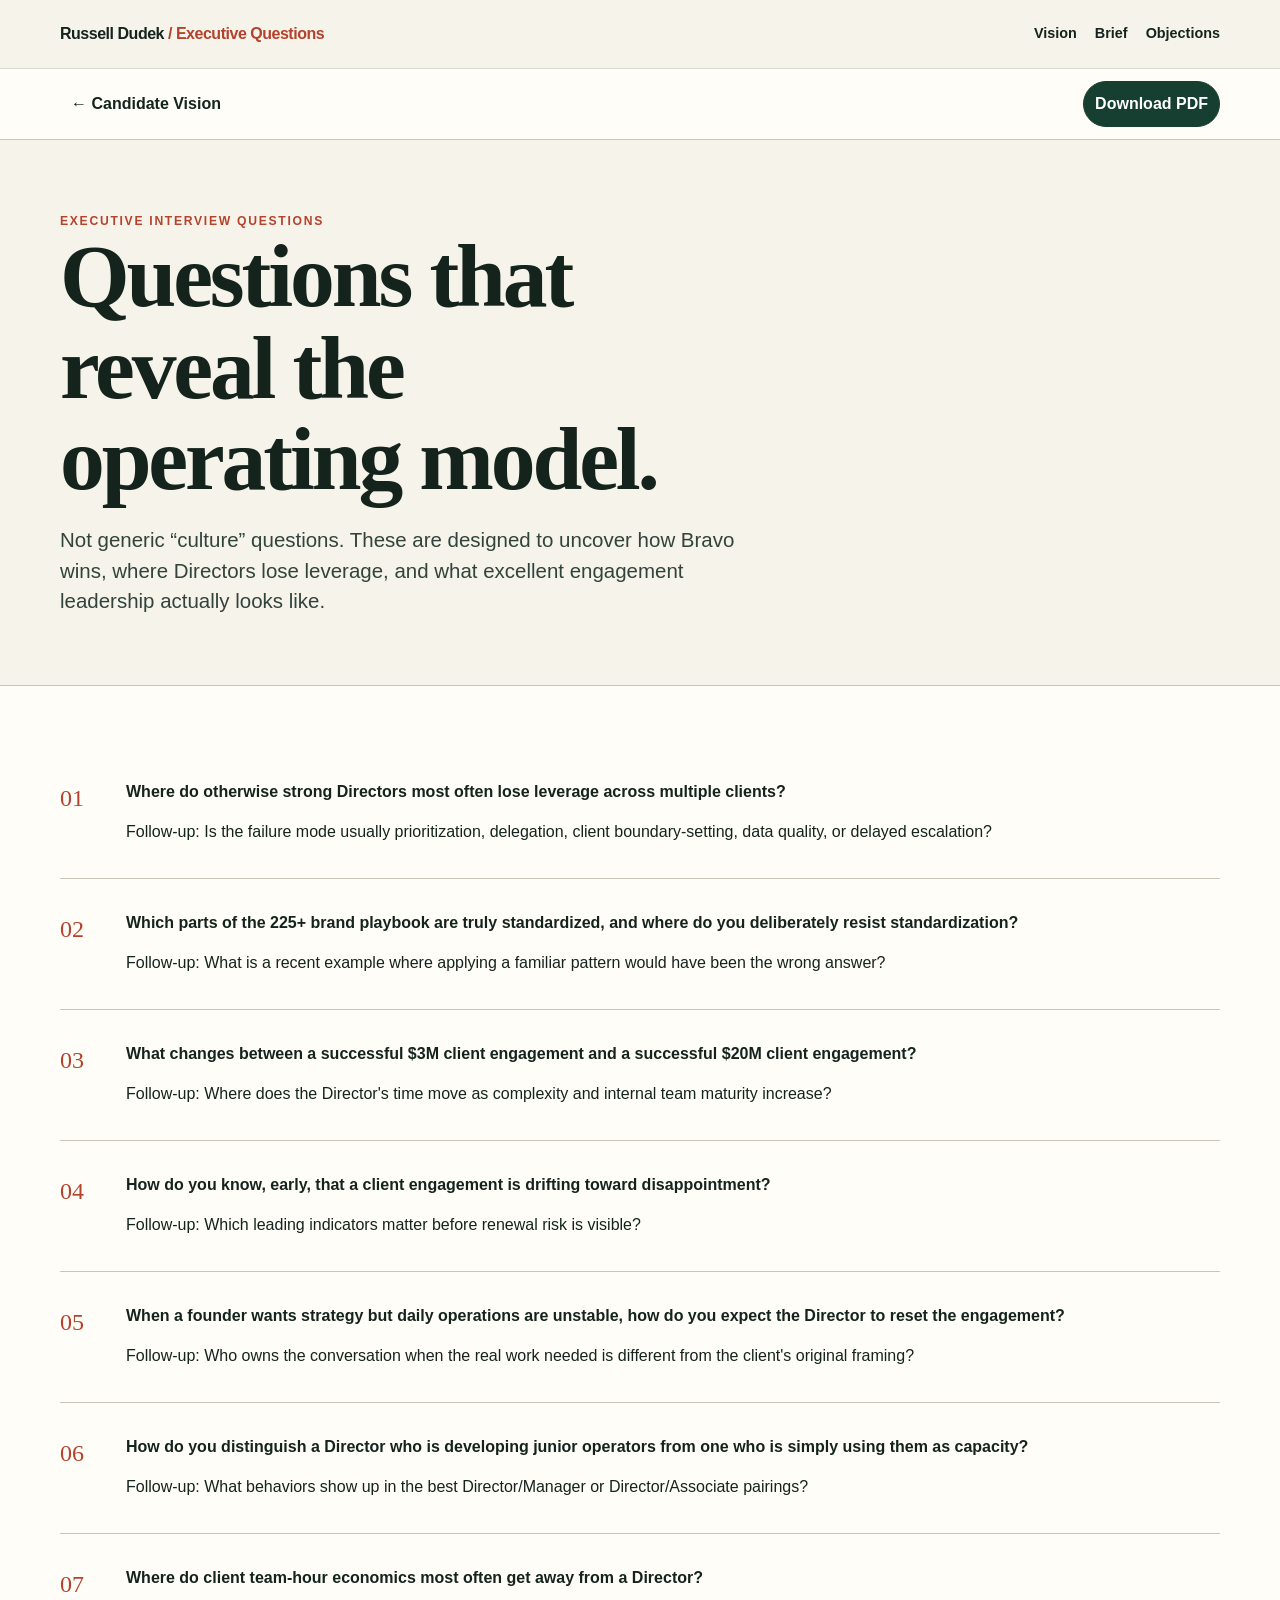
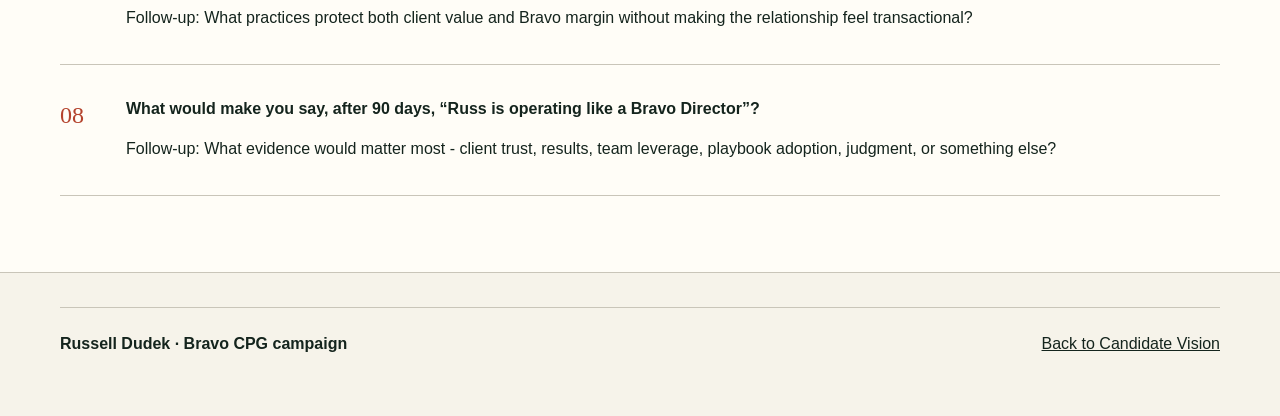
<file: executive-questions.html>
<!DOCTYPE html>

<html lang="en"><head><meta charset="utf-8"/><meta content="width=device-width,initial-scale=1" name="viewport"/><title>Bravo CPG | Executive Interview Questions</title><meta content="https://airtable.com/appIlS3uJh5inT7zo/shrJfXWjArdTDacav" name="roleforge:job-posting-url"/><link href="styles.css" rel="stylesheet"/></head><body class="report-body report-one report-questions"><header class="topbar"><div class="container nav"><a class="brand" href="index.html">Russell Dudek <span>/ Executive Questions</span></a><nav class="navlinks"><a href="index.html">Vision</a><a href="interview-brief.html">Brief</a><a href="objections.html">Objections</a></nav></div></header><div aria-label="Document actions" class="artifact-actions"><div class="container artifact-actions-inner"><a href="index.html">← Candidate Vision</a><a class="btn primary" download="" href="docs/bravo-cpg-executive-interview-questions.pdf">Download PDF</a></div></div><main><section class="hero"><div class="container"><div class="eyebrow">Executive interview questions</div><h1 style="max-width:14ch">Questions that reveal the operating model.</h1><p class="lead">Not generic “culture” questions. These are designed to uncover how Bravo wins, where Directors lose leverage, and what excellent engagement leadership actually looks like.</p></div></section><section class="section alt"><div class="container"><div class="q-list"><div class="q"><div><strong>Where do otherwise strong Directors most often lose leverage across multiple clients?</strong><p>Follow-up: Is the failure mode usually prioritization, delegation, client boundary-setting, data quality, or delayed escalation?</p></div></div><div class="q"><div><strong>Which parts of the 225+ brand playbook are truly standardized, and where do you deliberately resist standardization?</strong><p>Follow-up: What is a recent example where applying a familiar pattern would have been the wrong answer?</p></div></div><div class="q"><div><strong>What changes between a successful $3M client engagement and a successful $20M client engagement?</strong><p>Follow-up: Where does the Director's time move as complexity and internal team maturity increase?</p></div></div><div class="q"><div><strong>How do you know, early, that a client engagement is drifting toward disappointment?</strong><p>Follow-up: Which leading indicators matter before renewal risk is visible?</p></div></div><div class="q"><div><strong>When a founder wants strategy but daily operations are unstable, how do you expect the Director to reset the engagement?</strong><p>Follow-up: Who owns the conversation when the real work needed is different from the client's original framing?</p></div></div><div class="q"><div><strong>How do you distinguish a Director who is developing junior operators from one who is simply using them as capacity?</strong><p>Follow-up: What behaviors show up in the best Director/Manager or Director/Associate pairings?</p></div></div><div class="q"><div><strong>Where do client team-hour economics most often get away from a Director?</strong><p>Follow-up: What practices protect both client value and Bravo margin without making the relationship feel transactional?</p></div></div><div class="q"><div><strong>What would make you say, after 90 days, “Russ is operating like a Bravo Director”?</strong><p>Follow-up: What evidence would matter most - client trust, results, team leverage, playbook adoption, judgment, or something else?</p></div></div></div></div></section></main><footer class="footer"><div class="container footer-grid"><strong>Russell Dudek · Bravo CPG campaign</strong><a href="index.html">Back to Candidate Vision</a></div></footer></body></html>
</file>
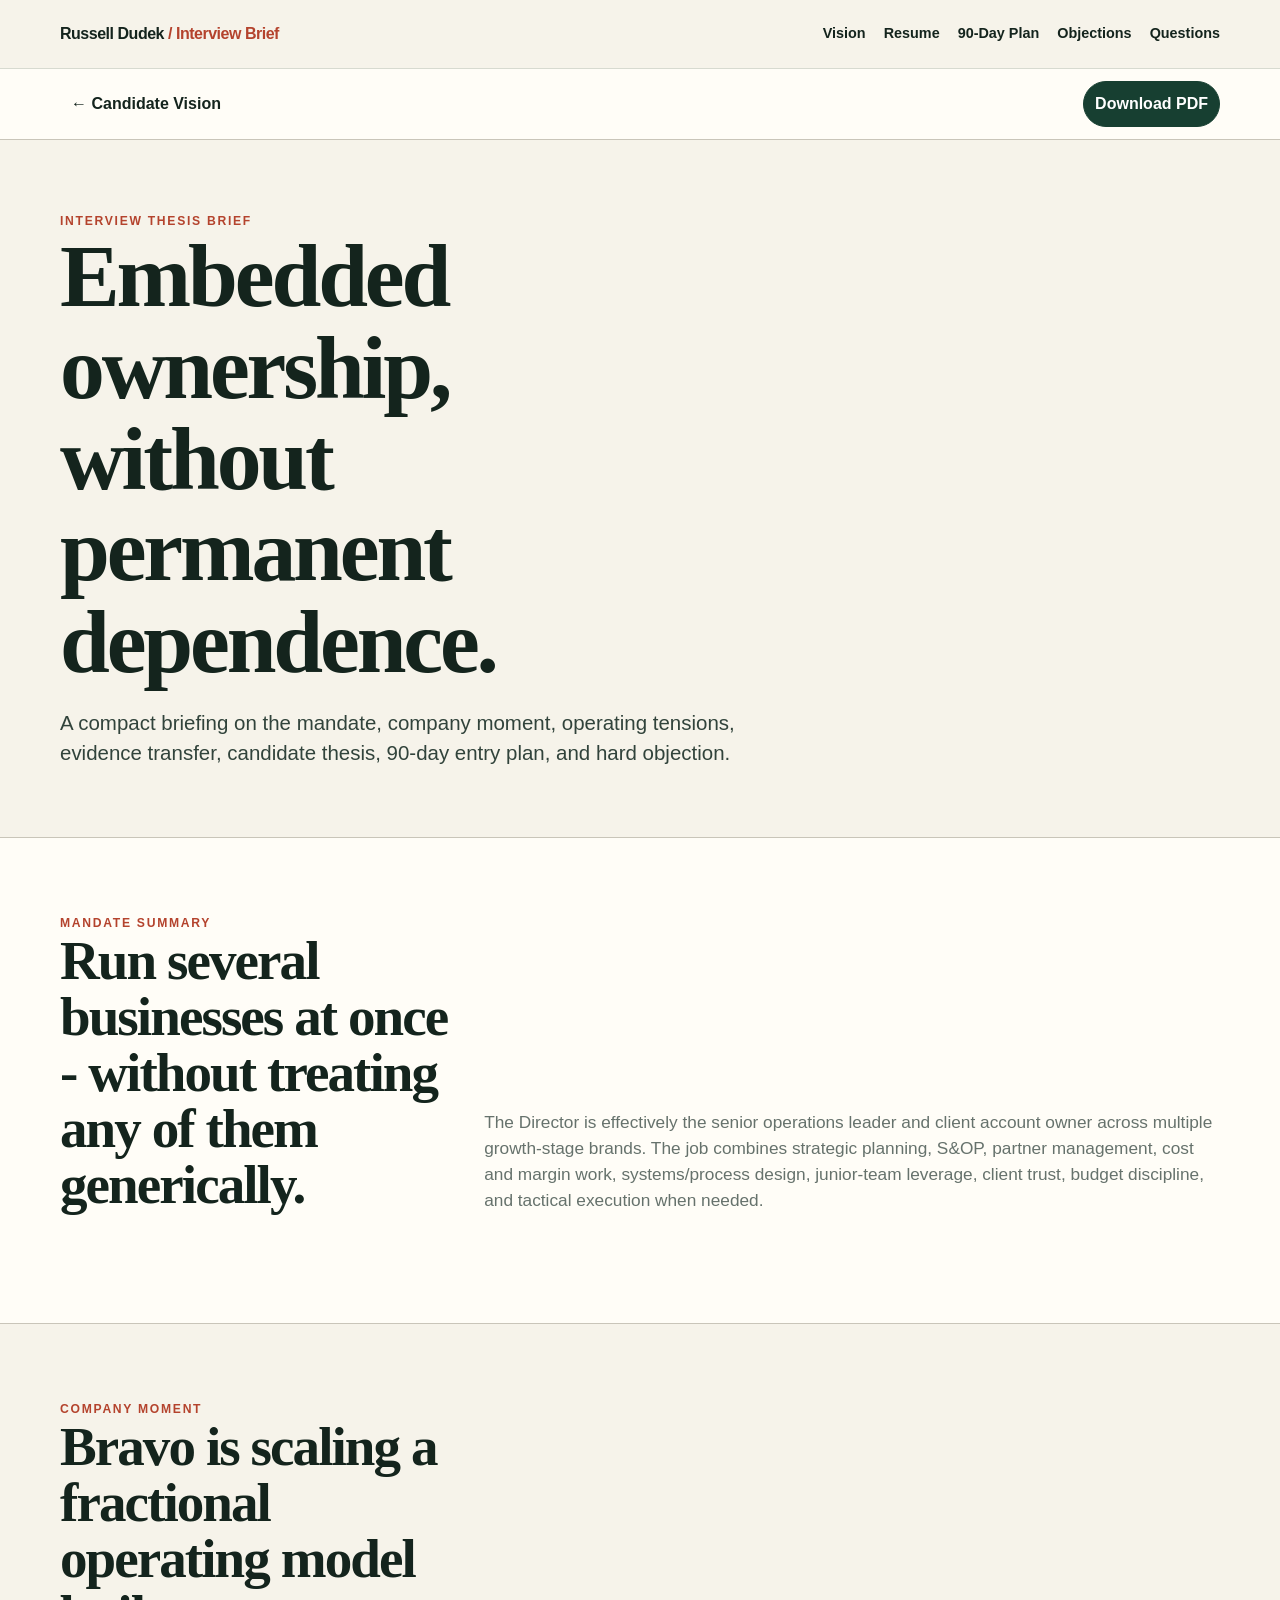
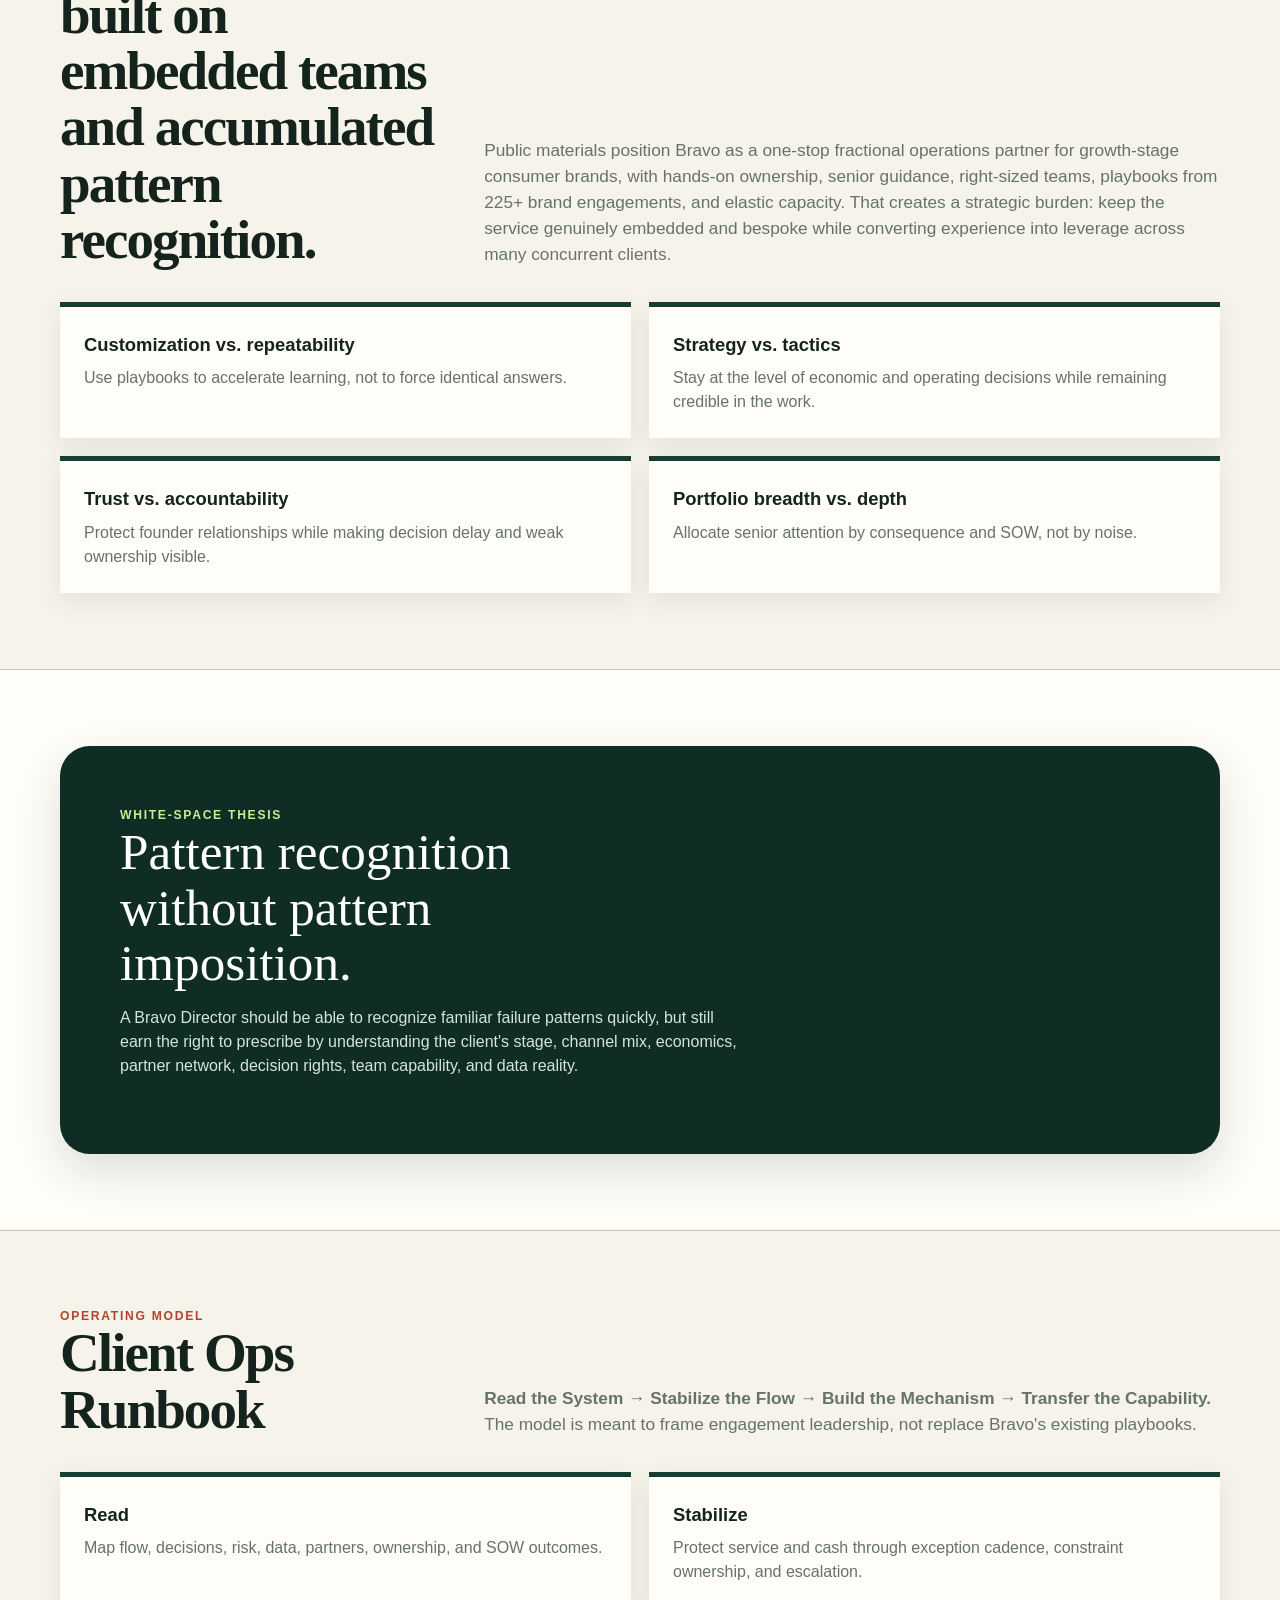
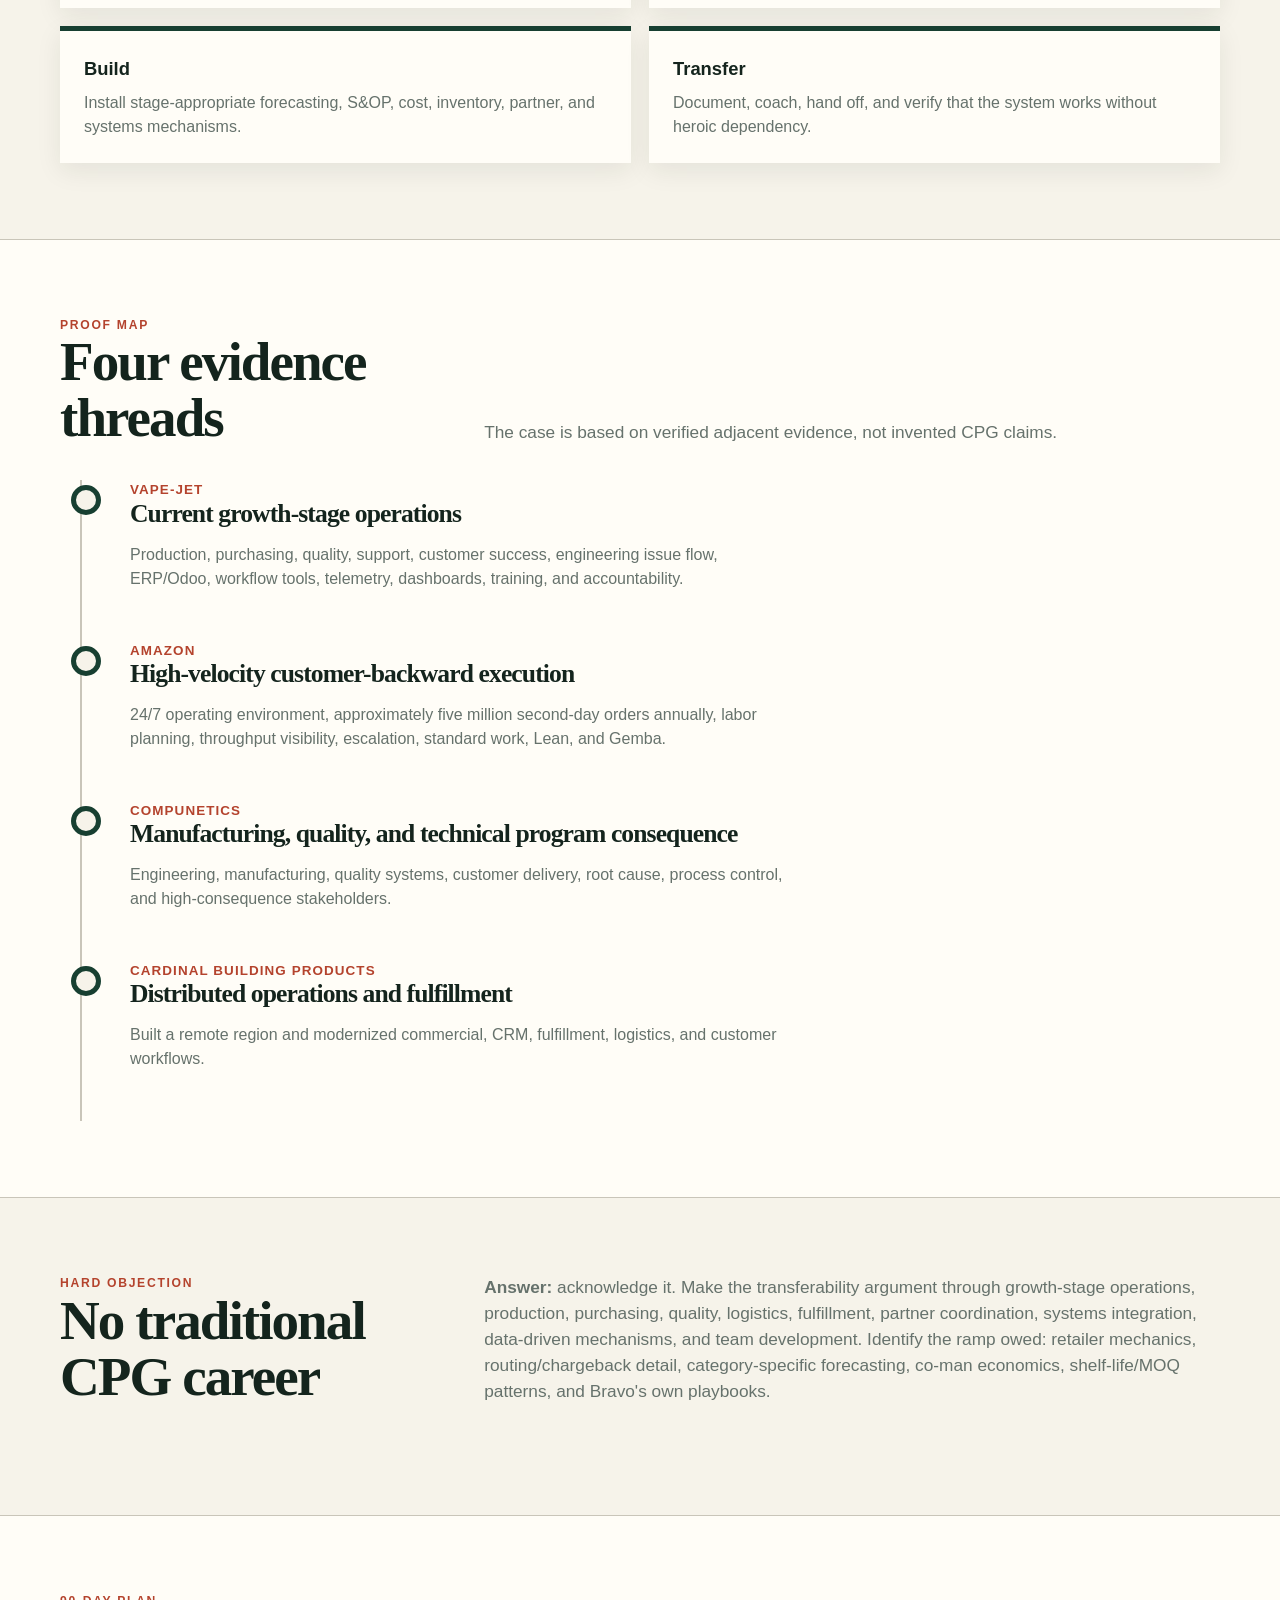
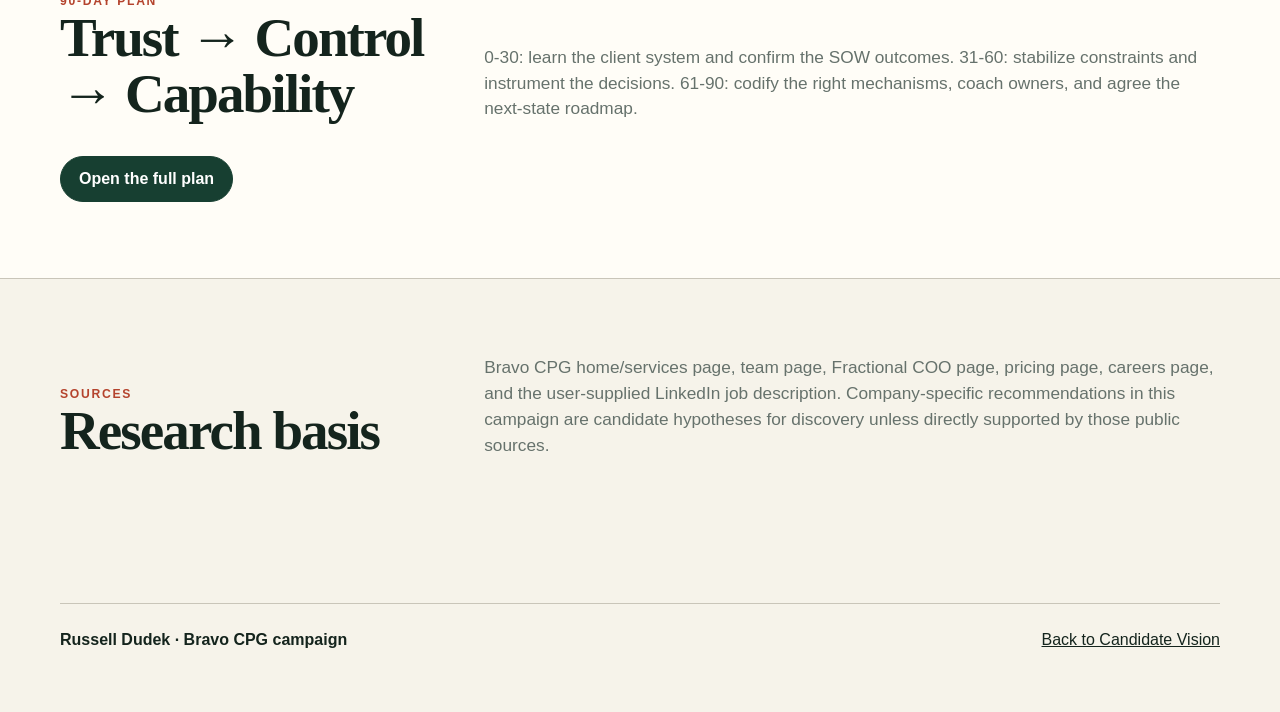
<file: interview-brief.html>
<!DOCTYPE html>

<html lang="en"><head><meta charset="utf-8"/><meta content="width=device-width,initial-scale=1" name="viewport"/><title>Bravo CPG | Interview Thesis Brief</title><meta content="https://airtable.com/appIlS3uJh5inT7zo/shrJfXWjArdTDacav" name="roleforge:job-posting-url"/><link href="styles.css" rel="stylesheet"/></head><body class="report-body report-two report-brief"><header class="topbar"><div class="container nav"><a class="brand" href="index.html">Russell Dudek <span>/ Interview Brief</span></a><nav class="navlinks"><a href="index.html">Vision</a><a href="resume.html">Resume</a><a href="entry-plan.html">90-Day Plan</a><a href="objections.html">Objections</a><a href="executive-questions.html">Questions</a></nav></div></header><div aria-label="Document actions" class="artifact-actions"><div class="container artifact-actions-inner"><a href="index.html">← Candidate Vision</a><a class="btn primary" download="" href="docs/bravo-cpg-interview-thesis-brief.pdf">Download PDF</a></div></div><main><section class="hero"><div class="container"><div class="eyebrow">Interview thesis brief</div><h1 style="max-width:15ch">Embedded ownership, without permanent dependence.</h1><p class="lead">A compact briefing on the mandate, company moment, operating tensions, evidence transfer, candidate thesis, 90-day entry plan, and hard objection.</p></div></section><section class="section alt"><div class="container"><div class="section-head"><div><div class="eyebrow">Mandate summary</div><h2>Run several businesses at once - without treating any of them generically.</h2></div><p>The Director is effectively the senior operations leader and client account owner across multiple growth-stage brands. The job combines strategic planning, S&amp;OP, partner management, cost and margin work, systems/process design, junior-team leverage, client trust, budget discipline, and tactical execution when needed.</p></div></div></section><section class="section"><div class="container"><div class="section-head"><div><div class="eyebrow">Company moment</div><h2>Bravo is scaling a fractional operating model built on embedded teams and accumulated pattern recognition.</h2></div><p>Public materials position Bravo as a one-stop fractional operations partner for growth-stage consumer brands, with hands-on ownership, senior guidance, right-sized teams, playbooks from 225+ brand engagements, and elastic capacity. That creates a strategic burden: keep the service genuinely embedded and bespoke while converting experience into leverage across many concurrent clients.</p></div><div class="tension-grid"><article class="tension"><strong>Customization vs. repeatability</strong><p>Use playbooks to accelerate learning, not to force identical answers.</p></article><article class="tension"><strong>Strategy vs. tactics</strong><p>Stay at the level of economic and operating decisions while remaining credible in the work.</p></article><article class="tension"><strong>Trust vs. accountability</strong><p>Protect founder relationships while making decision delay and weak ownership visible.</p></article><article class="tension"><strong>Portfolio breadth vs. depth</strong><p>Allocate senior attention by consequence and SOW, not by noise.</p></article></div></div></section><section class="section alt"><div class="container"><div class="manifesto"><div class="eyebrow" style="color:var(--lime)">White-space thesis</div><blockquote>Pattern recognition without pattern imposition.</blockquote><p>A Bravo Director should be able to recognize familiar failure patterns quickly, but still earn the right to prescribe by understanding the client's stage, channel mix, economics, partner network, decision rights, team capability, and data reality.</p></div></div></section><section class="section"><div class="container"><div class="section-head"><div><div class="eyebrow">Operating model</div><h2>Client Ops Runbook</h2></div><p><strong>Read the System → Stabilize the Flow → Build the Mechanism → Transfer the Capability.</strong> The model is meant to frame engagement leadership, not replace Bravo's existing playbooks.</p></div><div class="tension-grid"><article class="tension"><strong>Read</strong><p>Map flow, decisions, risk, data, partners, ownership, and SOW outcomes.</p></article><article class="tension"><strong>Stabilize</strong><p>Protect service and cash through exception cadence, constraint ownership, and escalation.</p></article><article class="tension"><strong>Build</strong><p>Install stage-appropriate forecasting, S&amp;OP, cost, inventory, partner, and systems mechanisms.</p></article><article class="tension"><strong>Transfer</strong><p>Document, coach, hand off, and verify that the system works without heroic dependency.</p></article></div></div></section><section class="section alt"><div class="container"><div class="section-head"><div><div class="eyebrow">Proof map</div><h2>Four evidence threads</h2></div><p>The case is based on verified adjacent evidence, not invented CPG claims.</p></div><div class="proof-trail"><article class="proof-item"><div class="proof-meta">Vape-Jet</div><h3>Current growth-stage operations</h3><p>Production, purchasing, quality, support, customer success, engineering issue flow, ERP/Odoo, workflow tools, telemetry, dashboards, training, and accountability.</p></article><article class="proof-item"><div class="proof-meta">Amazon</div><h3>High-velocity customer-backward execution</h3><p>24/7 operating environment, approximately five million second-day orders annually, labor planning, throughput visibility, escalation, standard work, Lean, and Gemba.</p></article><article class="proof-item"><div class="proof-meta">Compunetics</div><h3>Manufacturing, quality, and technical program consequence</h3><p>Engineering, manufacturing, quality systems, customer delivery, root cause, process control, and high-consequence stakeholders.</p></article><article class="proof-item"><div class="proof-meta">Cardinal Building Products</div><h3>Distributed operations and fulfillment</h3><p>Built a remote region and modernized commercial, CRM, fulfillment, logistics, and customer workflows.</p></article></div></div></section><section class="section"><div class="container"><div class="section-head"><div><div class="eyebrow">Hard objection</div><h2>No traditional CPG career</h2></div><p><strong>Answer:</strong> acknowledge it. Make the transferability argument through growth-stage operations, production, purchasing, quality, logistics, fulfillment, partner coordination, systems integration, data-driven mechanisms, and team development. Identify the ramp owed: retailer mechanics, routing/chargeback detail, category-specific forecasting, co-man economics, shelf-life/MOQ patterns, and Bravo's own playbooks.</p></div></div></section><section class="section alt"><div class="container"><div class="section-head"><div><div class="eyebrow">90-day plan</div><h2>Trust → Control → Capability</h2></div><p>0-30: learn the client system and confirm the SOW outcomes. 31-60: stabilize constraints and instrument the decisions. 61-90: codify the right mechanisms, coach owners, and agree the next-state roadmap.</p></div><a class="btn primary" href="entry-plan.html">Open the full plan</a></div></section><section class="section"><div class="container"><div class="section-head"><div><div class="eyebrow">Sources</div><h2>Research basis</h2></div><p>Bravo CPG home/services page, team page, Fractional COO page, pricing page, careers page, and the user-supplied LinkedIn job description. Company-specific recommendations in this campaign are candidate hypotheses for discovery unless directly supported by those public sources.</p></div></div></section></main><footer class="footer"><div class="container footer-grid"><strong>Russell Dudek · Bravo CPG campaign</strong><a href="index.html">Back to Candidate Vision</a></div></footer></body></html>
</file>
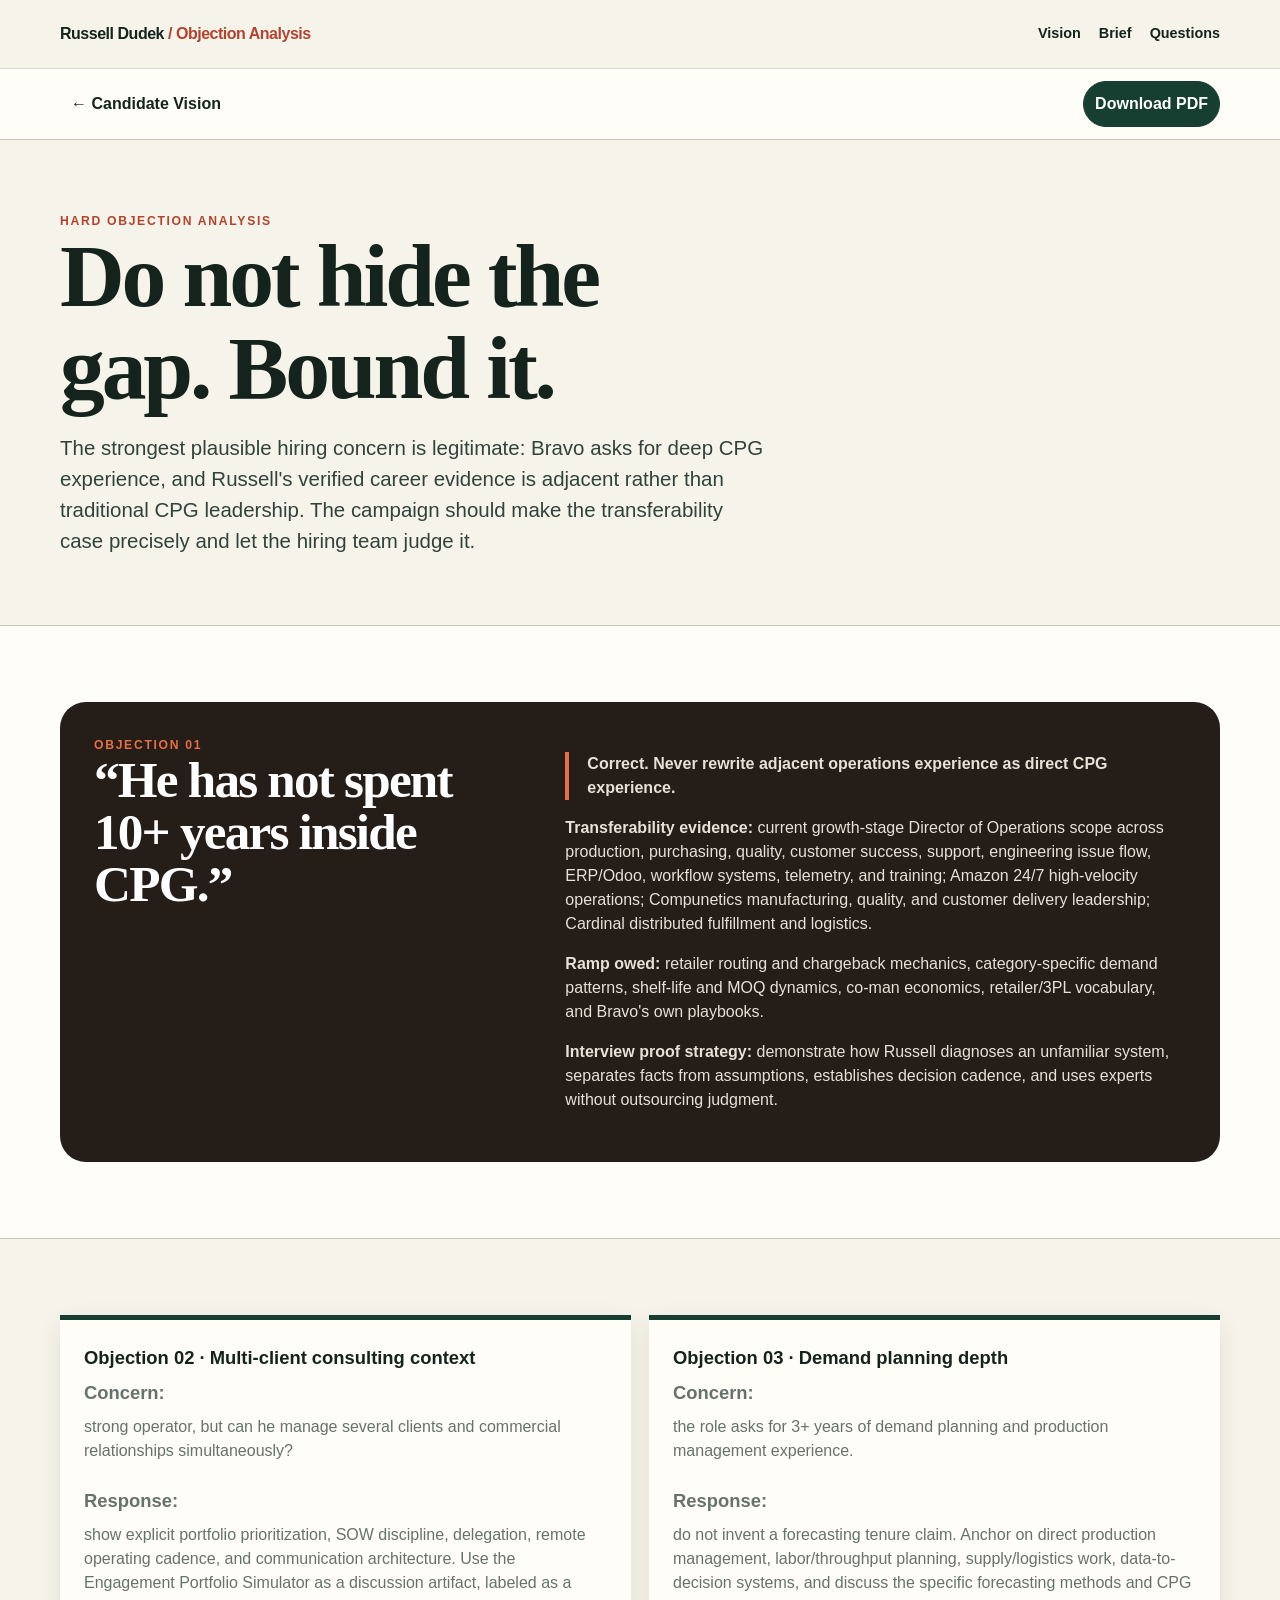
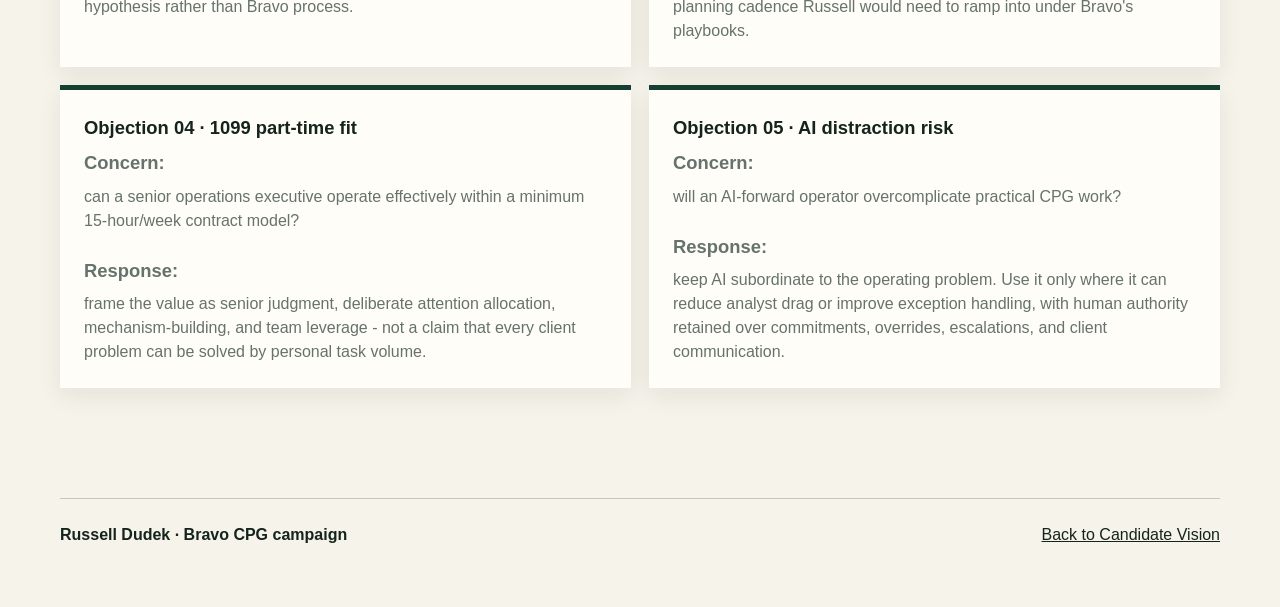
<file: objections.html>
<!DOCTYPE html>

<html lang="en"><head><meta charset="utf-8"/><meta content="width=device-width,initial-scale=1" name="viewport"/><title>Bravo CPG | Hard Objection Analysis</title><meta content="https://airtable.com/appIlS3uJh5inT7zo/shrJfXWjArdTDacav" name="roleforge:job-posting-url"/><link href="styles.css" rel="stylesheet"/></head><body class="report-body report-one report-objections"><header class="topbar"><div class="container nav"><a class="brand" href="index.html">Russell Dudek <span>/ Objection Analysis</span></a><nav class="navlinks"><a href="index.html">Vision</a><a href="interview-brief.html">Brief</a><a href="executive-questions.html">Questions</a></nav></div></header><div aria-label="Document actions" class="artifact-actions"><div class="container artifact-actions-inner"><a href="index.html">← Candidate Vision</a><a class="btn primary" download="" href="docs/bravo-cpg-hard-objection-analysis.pdf">Download PDF</a></div></div><main><section class="hero"><div class="container"><div class="eyebrow">Hard objection analysis</div><h1 style="max-width:14ch">Do not hide the gap. Bound it.</h1><p class="lead">The strongest plausible hiring concern is legitimate: Bravo asks for deep CPG experience, and Russell's verified career evidence is adjacent rather than traditional CPG leadership. The campaign should make the transferability case precisely and let the hiring team judge it.</p></div></section><section class="section alt"><div class="container"><div class="objection"><div><div class="eyebrow" style="color:var(--orange)">Objection 01</div><h2>“He has not spent 10+ years inside CPG.”</h2></div><div><p class="truth">Correct. Never rewrite adjacent operations experience as direct CPG experience.</p><p><strong>Transferability evidence:</strong> current growth-stage Director of Operations scope across production, purchasing, quality, customer success, support, engineering issue flow, ERP/Odoo, workflow systems, telemetry, and training; Amazon 24/7 high-velocity operations; Compunetics manufacturing, quality, and customer delivery leadership; Cardinal distributed fulfillment and logistics.</p><p><strong>Ramp owed:</strong> retailer routing and chargeback mechanics, category-specific demand patterns, shelf-life and MOQ dynamics, co-man economics, retailer/3PL vocabulary, and Bravo's own playbooks.</p><p><strong>Interview proof strategy:</strong> demonstrate how Russell diagnoses an unfamiliar system, separates facts from assumptions, establishes decision cadence, and uses experts without outsourcing judgment.</p></div></div></div></section><section class="section"><div class="container"><div class="tension-grid"><article class="tension"><strong>Objection 02 · Multi-client consulting context</strong><p><strong>Concern:</strong> strong operator, but can he manage several clients and commercial relationships simultaneously?<br/><br/><strong>Response:</strong> show explicit portfolio prioritization, SOW discipline, delegation, remote operating cadence, and communication architecture. Use the Engagement Portfolio Simulator as a discussion artifact, labeled as a hypothesis rather than Bravo process.</p></article><article class="tension"><strong>Objection 03 · Demand planning depth</strong><p><strong>Concern:</strong> the role asks for 3+ years of demand planning and production management experience.<br/><br/><strong>Response:</strong> do not invent a forecasting tenure claim. Anchor on direct production management, labor/throughput planning, supply/logistics work, data-to-decision systems, and discuss the specific forecasting methods and CPG planning cadence Russell would need to ramp into under Bravo's playbooks.</p></article><article class="tension"><strong>Objection 04 · 1099 part-time fit</strong><p><strong>Concern:</strong> can a senior operations executive operate effectively within a minimum 15-hour/week contract model?<br/><br/><strong>Response:</strong> frame the value as senior judgment, deliberate attention allocation, mechanism-building, and team leverage - not a claim that every client problem can be solved by personal task volume.</p></article><article class="tension"><strong>Objection 05 · AI distraction risk</strong><p><strong>Concern:</strong> will an AI-forward operator overcomplicate practical CPG work?<br/><br/><strong>Response:</strong> keep AI subordinate to the operating problem. Use it only where it can reduce analyst drag or improve exception handling, with human authority retained over commitments, overrides, escalations, and client communication.</p></article></div></div></section></main><footer class="footer"><div class="container footer-grid"><strong>Russell Dudek · Bravo CPG campaign</strong><a href="index.html">Back to Candidate Vision</a></div></footer></body></html>
</file>
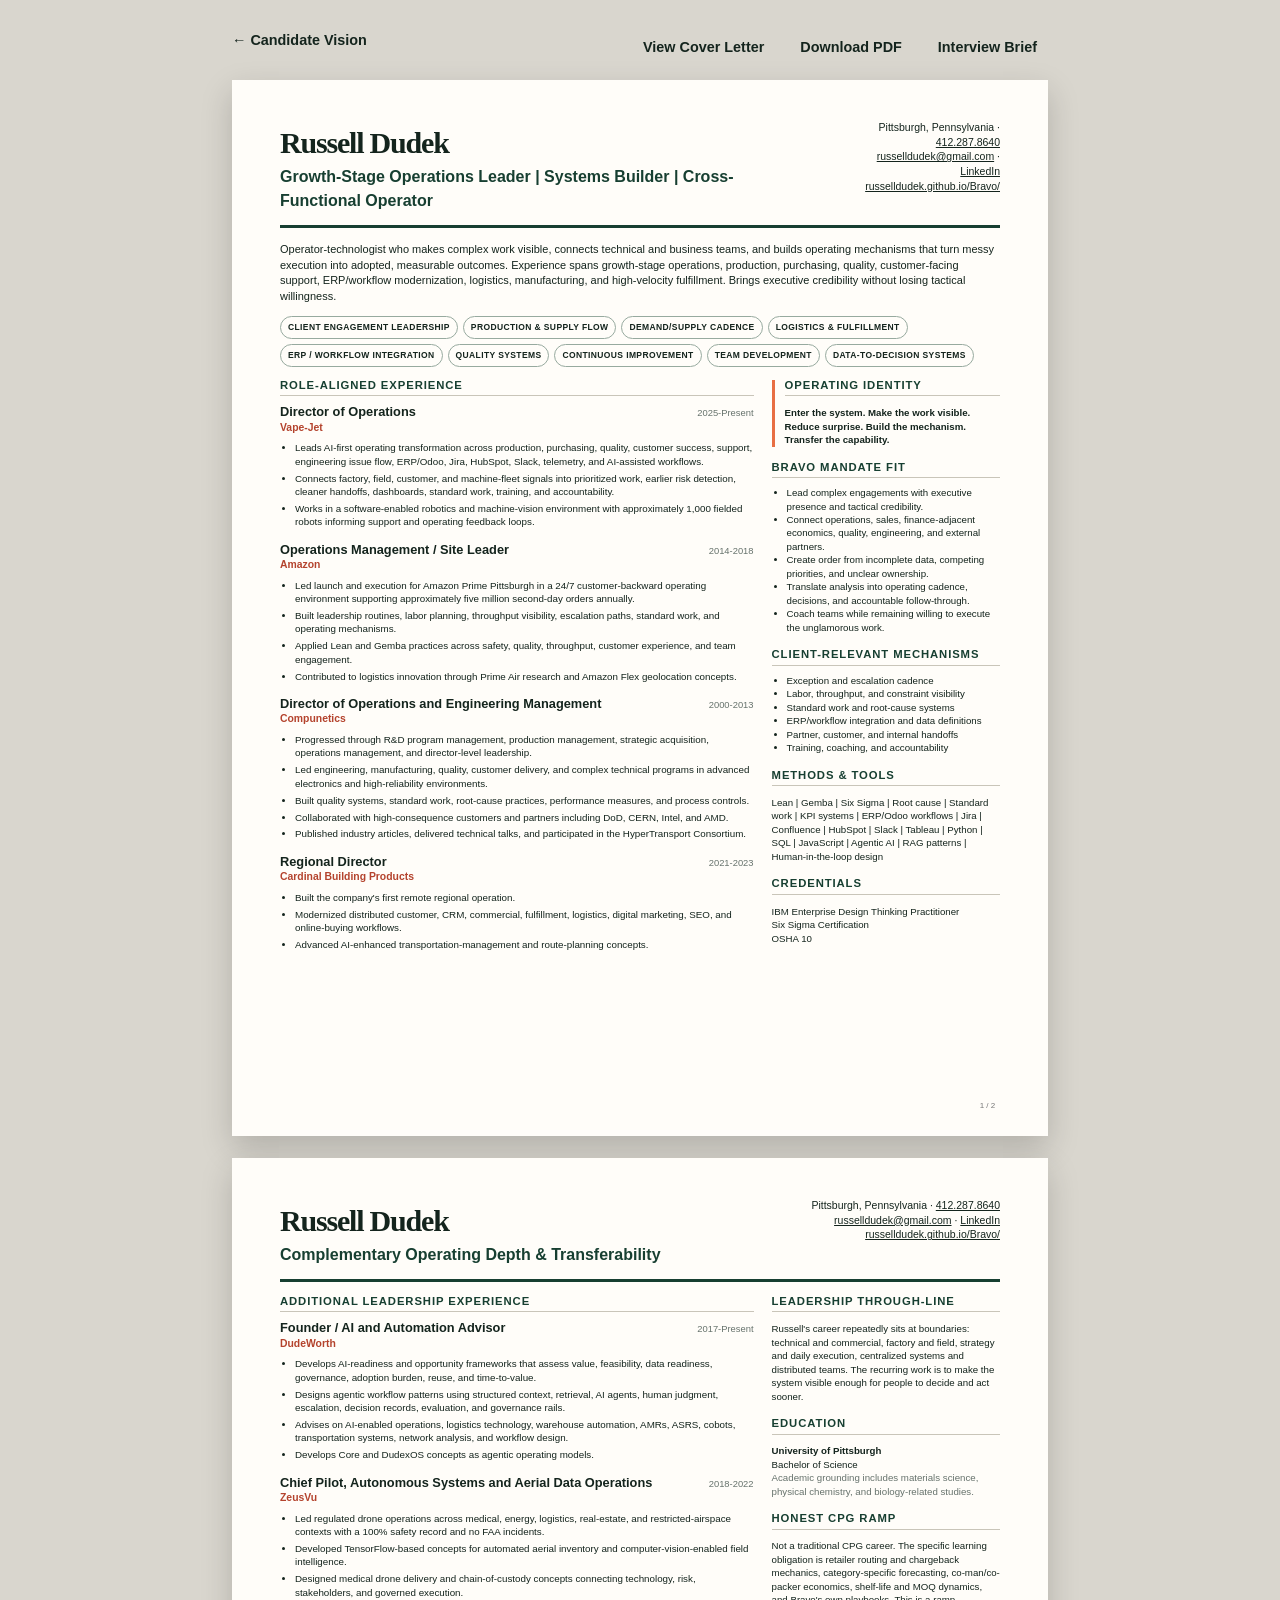
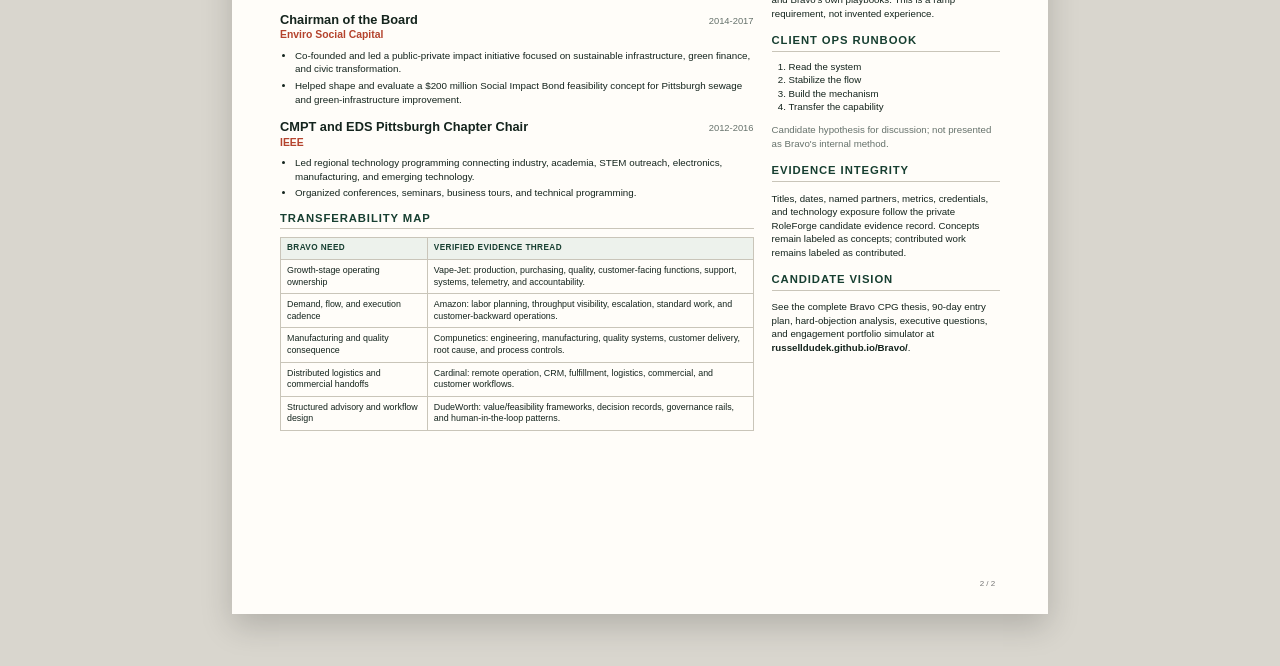
<file: resume.html>
<!doctype html>
<html lang="en"><head><meta charset="utf-8"><meta name="viewport" content="width=device-width,initial-scale=1">
<meta name="roleforge:job-posting-url" content="https://airtable.com/appIlS3uJh5inT7zo/shrJfXWjArdTDacav">
<title>Russell Dudek | Role-Aligned Resume</title><link rel="stylesheet" href="styles.css"></head>
<body class="doc-body">
<nav class="doc-nav" aria-label="Resume actions"><a href="index.html">&larr; Candidate Vision</a><span class="doc-actions"><a href="cover-letter.html">View Cover Letter</a><a href="docs/russell-dudek-bravo-cpg-resume.pdf" download>Download PDF</a><a href="interview-brief.html">Interview Brief</a></span></nav>
<section class="sheet resume-sheet"><header class="doc-head"><div><div class="doc-name">Russell Dudek</div><div class="doc-title">Growth-Stage Operations Leader | Systems Builder | Cross-Functional Operator</div></div><div class="doc-contact">Pittsburgh, Pennsylvania &middot; <a href="tel:+14122878640">412.287.8640</a><br><a href="mailto:russelldudek@gmail.com">russelldudek@gmail.com</a> &middot; <a href="https://www.linkedin.com/in/russelldudek">LinkedIn</a><br><a href="https://russelldudek.github.io/Bravo/">russelldudek.github.io/Bravo/</a></div></header>
<p class="doc-summary">Operator-technologist who makes complex work visible, connects technical and business teams, and builds operating mechanisms that turn messy execution into adopted, measurable outcomes. Experience spans growth-stage operations, production, purchasing, quality, customer-facing support, ERP/workflow modernization, logistics, manufacturing, and high-velocity fulfillment. Brings executive credibility without losing tactical willingness.</p>
<div class="cap-strip"><span>Client Engagement Leadership</span><span>Production & Supply Flow</span><span>Demand/Supply Cadence</span><span>Logistics & Fulfillment</span><span>ERP / Workflow Integration</span><span>Quality Systems</span><span>Continuous Improvement</span><span>Team Development</span><span>Data-to-Decision Systems</span></div>
<div class="resume-grid resume-grid-balanced"><main class="resume-main"><h2>Role-Aligned Experience</h2>
<article class="role"><div class="role-top"><div><h3>Director of Operations</h3><div class="org">Vape-Jet</div></div><div class="dates">2025-Present</div></div><ul><li>Leads AI-first operating transformation across production, purchasing, quality, customer success, support, engineering issue flow, ERP/Odoo, Jira, HubSpot, Slack, telemetry, and AI-assisted workflows.</li><li>Connects factory, field, customer, and machine-fleet signals into prioritized work, earlier risk detection, cleaner handoffs, dashboards, standard work, training, and accountability.</li><li>Works in a software-enabled robotics and machine-vision environment with approximately 1,000 fielded robots informing support and operating feedback loops.</li></ul></article>
<article class="role"><div class="role-top"><div><h3>Operations Management / Site Leader</h3><div class="org">Amazon</div></div><div class="dates">2014-2018</div></div><ul><li>Led launch and execution for Amazon Prime Pittsburgh in a 24/7 customer-backward operating environment supporting approximately five million second-day orders annually.</li><li>Built leadership routines, labor planning, throughput visibility, escalation paths, standard work, and operating mechanisms.</li><li>Applied Lean and Gemba practices across safety, quality, throughput, customer experience, and team engagement.</li><li>Contributed to logistics innovation through Prime Air research and Amazon Flex geolocation concepts.</li></ul></article>
<article class="role"><div class="role-top"><div><h3>Director of Operations and Engineering Management</h3><div class="org">Compunetics</div></div><div class="dates">2000-2013</div></div><ul><li>Progressed through R&amp;D program management, production management, strategic acquisition, operations management, and director-level leadership.</li><li>Led engineering, manufacturing, quality, customer delivery, and complex technical programs in advanced electronics and high-reliability environments.</li><li>Built quality systems, standard work, root-cause practices, performance measures, and process controls.</li><li>Collaborated with high-consequence customers and partners including DoD, CERN, Intel, and AMD.</li><li>Published industry articles, delivered technical talks, and participated in the HyperTransport Consortium.</li></ul></article>
<article class="role"><div class="role-top"><div><h3>Regional Director</h3><div class="org">Cardinal Building Products</div></div><div class="dates">2021-2023</div></div><ul><li>Built the company's first remote regional operation.</li><li>Modernized distributed customer, CRM, commercial, fulfillment, logistics, digital marketing, SEO, and online-buying workflows.</li><li>Advanced AI-enhanced transportation-management and route-planning concepts.</li></ul></article>
</main><aside class="resume-side">
<div class="side-block emphasis-block"><h2>Operating Identity</h2><p><strong>Enter the system. Make the work visible. Reduce surprise. Build the mechanism. Transfer the capability.</strong></p></div>
<div class="side-block"><h2>Bravo Mandate Fit</h2><ul><li>Lead complex engagements with executive presence and tactical credibility.</li><li>Connect operations, sales, finance-adjacent economics, quality, engineering, and external partners.</li><li>Create order from incomplete data, competing priorities, and unclear ownership.</li><li>Translate analysis into operating cadence, decisions, and accountable follow-through.</li><li>Coach teams while remaining willing to execute the unglamorous work.</li></ul></div>
<div class="side-block"><h2>Client-Relevant Mechanisms</h2><ul><li>Exception and escalation cadence</li><li>Labor, throughput, and constraint visibility</li><li>Standard work and root-cause systems</li><li>ERP/workflow integration and data definitions</li><li>Partner, customer, and internal handoffs</li><li>Training, coaching, and accountability</li></ul></div>
<div class="side-block"><h2>Methods &amp; Tools</h2><p>Lean | Gemba | Six Sigma | Root cause | Standard work | KPI systems | ERP/Odoo workflows | Jira | Confluence | HubSpot | Slack | Tableau | Python | SQL | JavaScript | Agentic AI | RAG patterns | Human-in-the-loop design</p></div>
<div class="side-block"><h2>Credentials</h2><p>IBM Enterprise Design Thinking Practitioner<br>Six Sigma Certification<br>OSHA 10</p></div>
</aside></div><div class="page-tag">1 / 2</div></section>

<section class="sheet resume-sheet"><header class="doc-head"><div><div class="doc-name">Russell Dudek</div><div class="doc-title">Complementary Operating Depth &amp; Transferability</div></div><div class="doc-contact">Pittsburgh, Pennsylvania &middot; <a href="tel:+14122878640">412.287.8640</a><br><a href="mailto:russelldudek@gmail.com">russelldudek@gmail.com</a> &middot; <a href="https://www.linkedin.com/in/russelldudek">LinkedIn</a><br><a href="https://russelldudek.github.io/Bravo/">russelldudek.github.io/Bravo/</a></div></header>
<div class="resume-grid resume-grid-balanced page-two-grid"><main class="resume-main"><h2>Additional Leadership Experience</h2>
<article class="role"><div class="role-top"><div><h3>Founder / AI and Automation Advisor</h3><div class="org">DudeWorth</div></div><div class="dates">2017-Present</div></div><ul><li>Develops AI-readiness and opportunity frameworks that assess value, feasibility, data readiness, governance, adoption burden, reuse, and time-to-value.</li><li>Designs agentic workflow patterns using structured context, retrieval, AI agents, human judgment, escalation, decision records, evaluation, and governance rails.</li><li>Advises on AI-enabled operations, logistics technology, warehouse automation, AMRs, ASRS, cobots, transportation systems, network analysis, and workflow design.</li><li>Develops Core and DudexOS concepts as agentic operating models.</li></ul></article>
<article class="role"><div class="role-top"><div><h3>Chief Pilot, Autonomous Systems and Aerial Data Operations</h3><div class="org">ZeusVu</div></div><div class="dates">2018-2022</div></div><ul><li>Led regulated drone operations across medical, energy, logistics, real-estate, and restricted-airspace contexts with a 100% safety record and no FAA incidents.</li><li>Developed TensorFlow-based concepts for automated aerial inventory and computer-vision-enabled field intelligence.</li><li>Designed medical drone delivery and chain-of-custody concepts connecting technology, risk, stakeholders, and governed execution.</li></ul></article>
<article class="role compact-role"><div class="role-top"><div><h3>Chairman of the Board</h3><div class="org">Enviro Social Capital</div></div><div class="dates">2014-2017</div></div><ul><li>Co-founded and led a public-private impact initiative focused on sustainable infrastructure, green finance, and civic transformation.</li><li>Helped shape and evaluate a $200 million Social Impact Bond feasibility concept for Pittsburgh sewage and green-infrastructure improvement.</li></ul></article>
<article class="role compact-role"><div class="role-top"><div><h3>CMPT and EDS Pittsburgh Chapter Chair</h3><div class="org">IEEE</div></div><div class="dates">2012-2016</div></div><ul><li>Led regional technology programming connecting industry, academia, STEM outreach, electronics, manufacturing, and emerging technology.</li><li>Organized conferences, seminars, business tours, and technical programming.</li></ul></article>
<h2 class="section-spacer">Transferability Map</h2>
<table class="transfer-table"><thead><tr><th>Bravo need</th><th>Verified evidence thread</th></tr></thead><tbody>
<tr><td>Growth-stage operating ownership</td><td>Vape-Jet: production, purchasing, quality, customer-facing functions, support, systems, telemetry, and accountability.</td></tr>
<tr><td>Demand, flow, and execution cadence</td><td>Amazon: labor planning, throughput visibility, escalation, standard work, and customer-backward operations.</td></tr>
<tr><td>Manufacturing and quality consequence</td><td>Compunetics: engineering, manufacturing, quality systems, customer delivery, root cause, and process controls.</td></tr>
<tr><td>Distributed logistics and commercial handoffs</td><td>Cardinal: remote operation, CRM, fulfillment, logistics, commercial, and customer workflows.</td></tr>
<tr><td>Structured advisory and workflow design</td><td>DudeWorth: value/feasibility frameworks, decision records, governance rails, and human-in-the-loop patterns.</td></tr>
</tbody></table>
</main><aside class="resume-side">
<div class="side-block"><h2>Leadership Through-Line</h2><p>Russell's career repeatedly sits at boundaries: technical and commercial, factory and field, strategy and daily execution, centralized systems and distributed teams. The recurring work is to make the system visible enough for people to decide and act sooner.</p></div>
<div class="side-block"><h2>Education</h2><p><strong>University of Pittsburgh</strong><br>Bachelor of Science<br><span class="muted-copy">Academic grounding includes materials science, physical chemistry, and biology-related studies.</span></p></div>
<div class="side-block"><h2>Honest CPG Ramp</h2><p>Not a traditional CPG career. The specific learning obligation is retailer routing and chargeback mechanics, category-specific forecasting, co-man/co-packer economics, shelf-life and MOQ dynamics, and Bravo's own playbooks. This is a ramp requirement, not invented experience.</p></div>
<div class="side-block"><h2>Client Ops Runbook</h2><ol class="tight-list"><li>Read the system</li><li>Stabilize the flow</li><li>Build the mechanism</li><li>Transfer the capability</li></ol><p class="muted-copy">Candidate hypothesis for discussion; not presented as Bravo's internal method.</p></div>
<div class="side-block"><h2>Evidence Integrity</h2><p>Titles, dates, named partners, metrics, credentials, and technology exposure follow the private RoleForge candidate evidence record. Concepts remain labeled as concepts; contributed work remains labeled as contributed.</p></div>
<div class="side-block"><h2>Candidate Vision</h2><p>See the complete Bravo CPG thesis, 90-day entry plan, hard-objection analysis, executive questions, and engagement portfolio simulator at <strong>russelldudek.github.io/Bravo/</strong>.</p></div>
</aside></div><div class="page-tag">2 / 2</div></section></body></html>
</file>
<file: styles.css>
:root{
  --ink:#14241d;
  --forest:#173f31;
  --forest-2:#0f2d24;
  --leaf:#88c96a;
  --lime:#c7ee93;
  --paper:#f6f3ea;
  --paper-2:#fffdf7;
  --warm:#e8e1d1;
  --orange:#e86f44;
  --red:#b4432d;
  --muted:#66726c;
  --line:#c9c5b9;
  --shadow:0 18px 45px rgba(20,36,29,.14);
  --radius:18px;
}
*{box-sizing:border-box}
html{scroll-behavior:smooth}
body{margin:0;background:var(--paper);color:var(--ink);font-family:Inter,ui-sans-serif,-apple-system,BlinkMacSystemFont,"Segoe UI",sans-serif;line-height:1.5}
a{color:inherit}
a:hover{color:var(--red)}
.container{width:min(1160px,calc(100% - 36px));margin:0 auto}
.topbar{position:sticky;top:0;z-index:30;background:rgba(246,243,234,.94);backdrop-filter:blur(14px);border-bottom:1px solid rgba(23,63,49,.14)}
.nav{display:flex;align-items:center;justify-content:space-between;gap:20px;min-height:68px}
.brand{font-weight:900;letter-spacing:-.03em;text-decoration:none}.brand span{color:var(--red)}
.navlinks{display:flex;gap:18px;flex-wrap:wrap;font-size:.9rem}.navlinks a{text-decoration:none;font-weight:700}
.hero{padding:72px 0 48px;overflow:hidden}
.hero-grid{display:grid;grid-template-columns:minmax(0,1.05fr) minmax(330px,.95fr);gap:46px;align-items:center}
.eyebrow{text-transform:uppercase;letter-spacing:.14em;font-size:.76rem;font-weight:900;color:var(--red)}
h1,h2,h3{font-family:Georgia,"Times New Roman",serif;line-height:1.02;letter-spacing:-.035em;margin:0}
h1{font-size:clamp(3rem,7vw,6.5rem);max-width:10ch}
h2{font-size:clamp(2.2rem,4.3vw,4.2rem)}
h3{font-size:clamp(1.35rem,2vw,2rem)}
.lead{font-size:clamp(1.05rem,1.6vw,1.35rem);max-width:62ch;color:#31433b}
.hero-actions{display:flex;gap:12px;flex-wrap:wrap;margin-top:28px}
.btn{display:inline-flex;align-items:center;justify-content:center;min-height:46px;padding:0 18px;border:1px solid var(--forest);border-radius:999px;text-decoration:none;font-weight:850;transition:.2s transform,.2s background,.2s color}.btn:hover{transform:translateY(-2px);color:inherit}.btn.primary{background:var(--forest);color:white}.btn.secondary{background:transparent}
.runbook{position:relative;background:var(--forest);color:white;border-radius:28px;padding:30px;box-shadow:var(--shadow);transform:rotate(1deg)}
.runbook:before{content:"CLIENT OPS RUNBOOK";position:absolute;left:-42px;top:50%;transform:rotate(-90deg) translateX(-50%);transform-origin:left top;font-size:.72rem;letter-spacing:.16em;font-weight:900;color:var(--lime)}
.runbook-header{display:flex;justify-content:space-between;gap:16px;align-items:center;padding-bottom:18px;border-bottom:1px solid rgba(255,255,255,.25)}
.runbook small{color:#cfe1d8}
.chapter-list{display:grid;gap:12px;margin-top:18px}.chapter{display:grid;grid-template-columns:42px 1fr auto;gap:12px;align-items:center;padding:14px;border-radius:14px;background:rgba(255,255,255,.08);border:1px solid rgba(255,255,255,.12)}
.chapter b{font-family:Georgia,serif;font-size:1.15rem}.chapter .num{width:34px;height:34px;border-radius:50%;display:grid;place-items:center;background:var(--lime);color:var(--forest-2);font-weight:950}.chapter .mark{font-size:.82rem;color:var(--lime);font-weight:900}
.section{padding:76px 0}.section.alt{background:var(--paper-2);border-top:1px solid var(--line);border-bottom:1px solid var(--line)}
.section-head{display:grid;grid-template-columns:.7fr 1.3fr;gap:28px;align-items:end;margin-bottom:34px}.section-head p{margin:0;color:var(--muted);font-size:1.08rem}
.tension-grid{display:grid;grid-template-columns:repeat(2,1fr);gap:18px}.tension{padding:24px;border-top:5px solid var(--forest);background:var(--paper-2);box-shadow:0 8px 24px rgba(20,36,29,.08)}.tension strong{display:block;font-size:1.15rem;margin-bottom:8px}.tension p{margin:0;color:var(--muted)}
.manifesto{background:var(--forest-2);color:white;border-radius:30px;padding:clamp(28px,5vw,60px);box-shadow:var(--shadow)}.manifesto blockquote{font-family:Georgia,serif;font-size:clamp(2rem,4vw,4rem);line-height:1.08;margin:0;max-width:18ch}.manifesto p{max-width:70ch;color:#d7e3de}
.model{display:grid;grid-template-columns:290px 1fr;gap:28px;align-items:start}.model-index{position:sticky;top:94px;display:grid;gap:10px}.model-index button{appearance:none;border:1px solid var(--line);background:var(--paper-2);text-align:left;padding:14px 16px;border-radius:12px;font:inherit;font-weight:850;cursor:pointer}.model-index button[aria-selected="true"]{background:var(--forest);color:white;border-color:var(--forest)}
.model-panel{min-height:430px;background:var(--paper-2);border:1px solid var(--line);border-radius:24px;padding:30px;box-shadow:var(--shadow)}.panel-kicker{color:var(--red);font-weight:900;text-transform:uppercase;letter-spacing:.1em;font-size:.74rem}.panel-grid{display:grid;grid-template-columns:1fr 1fr;gap:16px;margin-top:24px}.artifact{padding:18px;border:1px dashed var(--line);border-radius:14px;background:#fff}.artifact b{display:block;margin-bottom:6px}.artifact p{margin:0;color:var(--muted);font-size:.94rem}
.scorebar{display:grid;grid-template-columns:160px 1fr 46px;gap:12px;align-items:center;margin:12px 0}.bar{height:10px;border-radius:999px;background:#e4e5df;overflow:hidden}.bar i{display:block;height:100%;background:var(--forest);border-radius:inherit}
.proof-trail{position:relative;margin-top:34px}.proof-trail:before{content:"";position:absolute;left:20px;top:0;bottom:0;width:2px;background:var(--line)}.proof-item{position:relative;padding:0 0 34px 70px}.proof-item:before{content:"";position:absolute;left:11px;top:5px;width:20px;height:20px;border-radius:50%;background:var(--paper);border:5px solid var(--forest)}.proof-item h3{margin-bottom:6px}.proof-meta{font-weight:900;color:var(--red);font-size:.84rem;text-transform:uppercase;letter-spacing:.08em}.proof-item p{color:var(--muted);max-width:75ch}
.plan-grid{display:grid;grid-template-columns:repeat(3,1fr);gap:18px}.phase{background:var(--paper-2);border:1px solid var(--line);border-radius:20px;padding:24px}.phase .day{font-size:3rem;font-family:Georgia,serif;color:var(--forest);font-weight:700}.phase ul{padding-left:18px;color:var(--muted)}
.objection{display:grid;grid-template-columns:1fr 1.4fr;gap:28px;background:#241d18;color:#fff;border-radius:26px;padding:34px}.objection h2{font-size:clamp(2rem,4vw,3.8rem)}.objection p{color:#e9e0d7}.truth{border-left:4px solid var(--orange);padding-left:18px;font-weight:800}
.q-list{counter-reset:q;display:grid;gap:14px}.q{counter-increment:q;display:grid;grid-template-columns:48px 1fr;gap:18px;align-items:start;padding:18px 0;border-bottom:1px solid var(--line)}.q:before{content:counter(q,decimal-leading-zero);font-family:Georgia,serif;font-size:1.5rem;color:var(--red)}
.source-list{font-size:.9rem;color:var(--muted)}
.footer{padding:34px 0 60px}.footer-grid{display:flex;justify-content:space-between;gap:20px;flex-wrap:wrap;border-top:1px solid var(--line);padding-top:24px}
.note{padding:16px;border-left:4px solid var(--leaf);background:#eef6e9;color:#31433b}
.hypothesis{font-size:.86rem;color:#6c5c50;font-style:italic}
/* document pages */
.doc-body{background:#d9d6ce;padding:30px}.doc-nav{width:min(8.5in,calc(100% - 20px));margin:0 auto 14px;display:flex;justify-content:space-between;gap:12px;flex-wrap:wrap}.doc-nav a{text-decoration:none;font-weight:800;font-size:.9rem}.sheet{width:8.5in;min-height:11in;margin:0 auto 22px;background:#fffdf9;box-shadow:0 12px 30px rgba(0,0,0,.18);padding:.47in .55in;position:relative;overflow:hidden}.sheet + .sheet{page-break-before:always}.doc-head{display:flex;justify-content:space-between;gap:28px;border-bottom:3px solid var(--forest);padding-bottom:12px;margin-bottom:14px}.doc-name{font-family:Georgia,serif;font-size:30px;font-weight:700;letter-spacing:-.04em}.doc-title{font-weight:900;color:var(--forest)}.doc-contact{text-align:right;font-size:10.5px;line-height:1.4}.doc-summary{font-size:11px;line-height:1.42;margin:0 0 12px}.cap-strip{display:flex;flex-wrap:wrap;gap:5px;margin-bottom:13px}.cap-strip span{font-size:8.5px;font-weight:850;text-transform:uppercase;letter-spacing:.045em;padding:4px 7px;border:1px solid #97aa9f;border-radius:999px}.resume-grid{display:grid;grid-template-columns:1.62fr .78fr;gap:20px}.resume-main h2,.resume-side h2,.cover-body h2{font-family:Inter,ui-sans-serif,sans-serif;font-size:11px;letter-spacing:.08em;text-transform:uppercase;border-bottom:1px solid var(--line);padding-bottom:4px;margin:0 0 8px;color:var(--forest)}.role{margin-bottom:12px}.role-top{display:flex;justify-content:space-between;gap:10px;align-items:baseline}.role h3{font-family:Inter,ui-sans-serif,sans-serif;font-size:12.2px;letter-spacing:0;line-height:1.2;margin:0}.role .org{font-size:10px;font-weight:900;color:var(--red)}.role .dates{font-size:9px;color:var(--muted);white-space:nowrap}.role ul{margin:5px 0 0;padding-left:15px;font-size:9.4px;line-height:1.32}.role li{margin-bottom:3px}.side-block{margin-bottom:13px}.side-block p,.side-block li{font-size:9.3px;line-height:1.34}.side-block ul{margin:4px 0 0;padding-left:15px}.small-link{font-size:8.5px;word-break:break-all}.page-tag{position:absolute;right:.55in;bottom:.25in;font-size:8px;color:#777}
.cover-sheet{display:flex;flex-direction:column}.cover-meta{font-size:10.5px;margin-bottom:26px}.cover-body{font-size:11.4px;line-height:1.52}.cover-body p{margin:0 0 13px}.cover-signoff{margin-top:auto;font-size:11px}.cover-hook{font-family:Georgia,serif;font-size:25px;line-height:1.12;color:var(--forest);margin:4px 0 20px;max-width:19ch}
/* portfolio simulator */
.sim-grid{display:grid;grid-template-columns:repeat(4,1fr);gap:14px}.client-card{background:var(--paper-2);border:1px solid var(--line);border-radius:18px;padding:18px}.client-card h3{font-family:Inter,sans-serif;font-size:1.1rem;letter-spacing:0}.metric-row{margin:14px 0}.metric-row label{display:flex;justify-content:space-between;font-size:.88rem;font-weight:800}.metric-row input{width:100%}.score{font-family:Georgia,serif;font-size:2.4rem;color:var(--forest)}.allocation{margin-top:10px;padding:10px;border-radius:12px;background:#eef6e9;font-weight:850}.sim-summary{margin-top:22px;padding:20px;border-radius:18px;background:var(--forest);color:white}
@media (max-width:900px){.hero-grid,.section-head,.model,.objection{grid-template-columns:1fr}.model-index{position:static;grid-template-columns:repeat(2,1fr)}.tension-grid,.panel-grid,.plan-grid,.sim-grid{grid-template-columns:1fr 1fr}.runbook{transform:none}.runbook:before{display:none}}
@media (max-width:620px){.nav{align-items:flex-start;padding:12px 0}.navlinks{font-size:.8rem;gap:10px}.hero{padding-top:44px}.tension-grid,.panel-grid,.plan-grid,.sim-grid{grid-template-columns:1fr}.model-index{grid-template-columns:1fr}.objection{padding:24px}.scorebar{grid-template-columns:110px 1fr 40px}}
@media (prefers-reduced-motion:reduce){html{scroll-behavior:auto}*,*:before,*:after{animation:none!important;transition:none!important}}
@media print{
  @page{size:Letter;margin:0}
  body.doc-body{background:white;padding:0}
  .doc-nav{display:none!important}
  .sheet{width:8.5in;height:11in;min-height:11in;margin:0;box-shadow:none;page-break-after:always;break-after:page}
  .sheet:last-child{page-break-after:auto;break-after:auto}
  a{text-decoration:none;color:inherit}
}


/* canonical RoleForge artifact controls and balanced print composition */
.doc-actions{display:flex;gap:14px;align-items:center;flex-wrap:wrap}
.doc-actions a,.artifact-actions a{border-radius:999px;padding:7px 11px;outline-offset:3px}
.doc-actions a:focus-visible,.artifact-actions a:focus-visible,.doc-nav a:focus-visible{outline:3px solid var(--orange)}
.artifact-actions{background:var(--paper-2);border-bottom:1px solid var(--line)}
.artifact-actions-inner{display:flex;align-items:center;justify-content:space-between;gap:16px;padding:12px 0}
.artifact-actions a{text-decoration:none;font-weight:850}
.resume-sheet{padding:.42in .50in .40in}
.resume-grid-balanced{grid-template-columns:1.7fr .82fr;gap:18px}
.resume-grid-balanced .role{margin-bottom:13px}
.resume-grid-balanced .role h3{font-size:12.8px}
.resume-grid-balanced .role .org{font-size:10.4px}
.resume-grid-balanced .role .dates{font-size:9.4px}
.resume-grid-balanced .role ul{font-size:9.8px;line-height:1.37;margin-top:6px}
.resume-grid-balanced .role li{margin-bottom:3.5px}
.resume-grid-balanced .side-block{margin-bottom:15px}
.resume-grid-balanced .side-block p,.resume-grid-balanced .side-block li{font-size:9.7px;line-height:1.39}
.resume-grid-balanced .resume-main h2,.resume-grid-balanced .resume-side h2{font-size:11.3px}
.emphasis-block{border-left:3px solid var(--orange);padding-left:10px}
.section-spacer{margin-top:12px!important}
.transfer-table{width:100%;border-collapse:collapse;font-size:8.9px;line-height:1.3;margin-top:5px}
.transfer-table th,.transfer-table td{border:1px solid #c9c5b9;padding:5px 6px;vertical-align:top;text-align:left}
.transfer-table th{background:#edf2ec;color:var(--forest);font-size:8.2px;text-transform:uppercase;letter-spacing:.05em}
.muted-copy{color:var(--muted)}
.tight-list{margin:4px 0 7px;padding-left:17px;font-size:9.7px;line-height:1.38}
.page-two-grid .resume-main{padding-bottom:.18in}
.report-body .section,.report-body .hero{break-inside:auto}
.report-body .tension,.report-body .phase,.report-body .proof-item,.report-body .objection,.report-body .q,.report-body .manifesto,.report-body .note,.report-body .client-card,.report-body .sim-summary{break-inside:avoid;page-break-inside:avoid}
.report-body h1,.report-body h2,.report-body h3{break-after:avoid;page-break-after:avoid}

@media print{
  .artifact-actions,.report-body .topbar,.report-body .footer{display:none!important}
  body.report-body{background:white;color:#17221d;font-size:9.4pt;line-height:1.38}
  body.report-body .container{width:auto;max-width:none;margin:0}
  body.report-body .hero{padding:.35in .55in .22in;border-bottom:2px solid var(--forest)}
  body.report-body .section{padding:.28in .55in;border-top:0}
  body.report-body .section.alt{background:#f7f5ef!important;border-top:1px solid #d4d0c5;border-bottom:1px solid #d4d0c5}
  body.report-body h1{font-size:28pt;max-width:none}
  body.report-body h2{font-size:19pt}
  body.report-body h3{font-size:12pt}
  body.report-body .lead{font-size:11pt}
  body.report-body .section-head{grid-template-columns:.9fr 1.1fr;gap:18px;margin-bottom:18px}
  body.report-body .section-head p{font-size:9.4pt}
  body.report-body .tension-grid{gap:10px}
  body.report-body .tension{padding:13px;box-shadow:none}
  body.report-body .plan-grid{gap:10px}
  body.report-body .phase{padding:14px}
  body.report-body .phase .day{font-size:23pt}
  body.report-body .proof-item{padding:0 0 18px 50px}
  body.report-body .proof-trail:before{left:14px}
  body.report-body .proof-item:before{left:5px}
  body.report-body .manifesto{padding:22px;box-shadow:none}
  body.report-body .manifesto blockquote{font-size:25pt}
  body.report-body .objection{padding:20px;gap:18px}
  body.report-body .q{padding:11px 0;gap:10px;grid-template-columns:38px 1fr}
  body.report-body .sim-grid{gap:8px}
  body.report-body .client-card{padding:11px}
  body.report-body input[type=range]{display:none}
  body.report-body .score{font-size:22pt}
  @page{size:Letter;margin:.34in .25in .42in;@bottom-center{content:"Bravo CPG Candidate Campaign  |  " counter(page) " / " counter(pages);font-size:7.5pt;color:#66726c}}
}

@media print{
  body.report-one{font-size:7.7pt;line-height:1.24}
  body.report-one .hero{padding:.16in .42in .10in}
  body.report-one .section{padding:.11in .42in}
  body.report-one h1{font-size:20pt;line-height:1.0}
  body.report-one h2{font-size:13.2pt;line-height:1.04}
  body.report-one h3{font-size:9.4pt}
  body.report-one .lead{font-size:8.6pt;line-height:1.28}
  body.report-one .section-head{gap:11px;margin-bottom:8px}
  body.report-one .section-head p{font-size:7.7pt;line-height:1.25}
  body.report-one .eyebrow{font-size:6.4pt;margin-bottom:3px}
  body.report-one .tension-grid,body.report-one .plan-grid,body.report-one .sim-grid{gap:6px}
  body.report-one .tension,body.report-one .phase,body.report-one .client-card{padding:8px;border-radius:8px}
  body.report-one .phase .day{font-size:16pt}
  body.report-one .phase ul{margin:4px 0;padding-left:13px}
  body.report-one .phase li{margin-bottom:1px}
  body.report-one .q{padding:5px 0;grid-template-columns:25px 1fr;gap:6px}
  body.report-one .q:before{font-size:10pt}
  body.report-one .objection{padding:10px;gap:10px;border-radius:10px}
  body.report-one .manifesto{padding:10px;border-radius:10px}
  body.report-one .manifesto blockquote{font-size:16pt}
  body.report-one .score{font-size:15pt}
  body.report-one .metric-row{margin:4px 0}
  body.report-one .metric-row label{font-size:7pt}
  body.report-one .sim-summary{padding:7px;margin-top:5px}
  body.report-one .btn{min-height:0;padding:4px 8px;font-size:7pt}
  body.report-entry .section:last-of-type .btn{display:none}
  body.report-entry .section:last-of-type{border-top:1px solid #d4d0c5}
  body.report-sim .section:last-of-type{padding-top:6px}
  body.report-sim .section:last-of-type .note{padding:5px;font-size:7pt}
  body.report-questions .q-list{gap:0}
  body.report-questions .section:last-of-type{padding-top:6px}
  body.report-objections .tension-grid{grid-template-columns:repeat(2,1fr)}

  body.report-two{font-size:8.1pt;line-height:1.27}
  body.report-two .hero{padding:.20in .45in .12in}
  body.report-two .section{padding:.14in .45in}
  body.report-two h1{font-size:22pt}
  body.report-two h2{font-size:14.5pt}
  body.report-two h3{font-size:10pt}
  body.report-two .lead{font-size:9pt}
  body.report-two .section-head{gap:12px;margin-bottom:9px}
  body.report-two .section-head p{font-size:8.1pt}
  body.report-two .tension-grid{gap:7px}
  body.report-two .tension{padding:9px}
  body.report-two .manifesto{padding:12px}
  body.report-two .manifesto blockquote{font-size:18pt}
  body.report-two .proof-item{padding:0 0 8px 38px}
  body.report-two .proof-item:before{width:12px;height:12px;border-width:3px}
  body.report-two .proof-trail:before{left:11px}
}

@media print{
  body.report-brief .source-list,body.report-brief .source-list p{font-size:6.7pt!important;line-height:1.12!important;margin:0!important}
  body.report-brief .section:last-of-type{padding-top:.07in!important;padding-bottom:.07in!important}
  body.report-brief .section:last-of-type .section-head{margin-bottom:3px!important}
}
@media print{
  body.report-one{font-size:8.25pt;line-height:1.28}
  body.report-one h1{font-size:22.5pt}
  body.report-one h2{font-size:14.4pt}
  body.report-one h3{font-size:10.2pt}
  body.report-one .lead{font-size:9.2pt}
  body.report-one .section-head p{font-size:8.25pt}
  body.report-one .phase .day{font-size:18pt}
  body.report-one .q:before{font-size:11pt}
  body.report-one .tension,body.report-one .phase,body.report-one .client-card{padding:9px}
}
</file>
<file: bravo.css>
:root{
  --bravo-green:#005947;
  --bravo-green-deep:#003d32;
  --bravo-green-ink:#002b24;
  --bravo-mint:#d9f1e8;
  --bravo-lime:#d7ef64;
  --bravo-black:#111412;
  --bravo-ink:#17211d;
  --bravo-muted:#5d6b65;
  --bravo-white:#ffffff;
  --bravo-soft:#f4f6f2;
  --bravo-line:#d7ddd8;
  --category-coral:#f06f52;
  --category-yellow:#e5d44e;
  --category-blue:#9bd7df;
  --category-pink:#e7a3c5;
}
.site-body{background:var(--bravo-white);color:var(--bravo-ink);font-family:Inter,ui-sans-serif,-apple-system,BlinkMacSystemFont,"Segoe UI",sans-serif;line-height:1.55}
.site-body *{box-sizing:border-box}
.site-body a{color:inherit}
.site-body h1,.site-body h2,.site-body h3{font-family:Inter,ui-sans-serif,-apple-system,BlinkMacSystemFont,"Segoe UI",sans-serif;letter-spacing:-.045em;line-height:1.02}
.site-body h1{font-size:clamp(3.2rem,6.8vw,6.8rem);max-width:11ch}
.site-body h2{font-size:clamp(2.35rem,4.2vw,4.9rem)}
.site-body h3{font-size:clamp(1.2rem,1.9vw,1.65rem)}
.bravo-shell{width:min(1480px,calc(100% - 64px));margin-inline:auto}
.skip-link{position:fixed;top:10px;left:10px;z-index:1000;transform:translateY(-150%);background:#fff;color:#111;padding:10px 14px;border:2px solid var(--bravo-green);font-weight:800}.skip-link:focus{transform:none}
.bravo-header{position:sticky;top:0;z-index:50;background:rgba(255,255,255,.96);border-bottom:1px solid var(--bravo-line);backdrop-filter:blur(14px)}
.bravo-nav{min-height:82px;display:grid;grid-template-columns:auto 1fr auto;align-items:center;gap:28px}
.bravo-lockup{display:flex;align-items:center;gap:10px;text-decoration:none;min-width:max-content}
.bravo-word{font-size:2.15rem;font-weight:900;letter-spacing:-.07em;color:var(--bravo-black);line-height:1}
.cpg-orb{width:46px;height:46px;border-radius:50%;display:grid;place-items:center;background:var(--bravo-green);color:#fff;font-size:.72rem;font-weight:950;letter-spacing:.12em}
.candidate-mark{font-size:.72rem;text-transform:uppercase;letter-spacing:.12em;font-weight:800;color:var(--bravo-muted);border-left:1px solid var(--bravo-line);padding-left:12px}
.bravo-navlinks{display:flex;justify-content:center;gap:26px;font-size:.76rem;text-transform:uppercase;letter-spacing:.065em;font-weight:850}.bravo-navlinks a{text-decoration:none;padding:10px 0;position:relative}.bravo-navlinks a:after{content:"";position:absolute;left:0;right:100%;bottom:4px;height:2px;background:var(--bravo-green);transition:right .22s ease}.bravo-navlinks a:hover:after,.bravo-navlinks a:focus-visible:after{right:0}
.bravo-nav-actions{display:flex;gap:10px}.nav-cta{display:inline-flex;align-items:center;justify-content:center;min-height:42px;padding:0 16px;border:1px solid var(--bravo-black);text-decoration:none;font-size:.75rem;text-transform:uppercase;letter-spacing:.05em;font-weight:900}.nav-cta-primary{background:var(--bravo-green);border-color:var(--bravo-green);color:#fff!important}
.site-body a:focus-visible,.site-body button:focus-visible,.site-body summary:focus-visible{outline:3px solid var(--bravo-lime);outline-offset:4px}
.bravo-hero{position:relative;overflow:hidden;background:var(--bravo-green-deep);color:#fff;min-height:720px}.hero-contours{position:absolute;inset:0;opacity:.18;background-image:radial-gradient(ellipse at 76% 22%,transparent 0 10%,rgba(255,255,255,.45) 10.2% 10.5%,transparent 10.8% 16%,rgba(255,255,255,.35) 16.2% 16.5%,transparent 16.8% 24%,rgba(255,255,255,.25) 24.2% 24.5%,transparent 24.8%),radial-gradient(ellipse at 25% 78%,transparent 0 12%,rgba(255,255,255,.32) 12.2% 12.5%,transparent 12.8% 19%,rgba(255,255,255,.22) 19.2% 19.5%,transparent 19.8%);background-size:740px 520px,650px 480px;background-position:110% -20%,0 120%;background-repeat:no-repeat}
.hero-layout{position:relative;display:grid;grid-template-columns:minmax(0,.88fr) minmax(560px,1.12fr);align-items:center;gap:34px;padding:72px 0 48px}
.hero-copy{padding-right:20px}.hero-role{margin:0 0 18px;text-transform:uppercase;letter-spacing:.12em;font-size:.8rem;font-weight:900;color:var(--bravo-lime)}
.hero-copy h1{margin:0;color:#fff}.hero-copy h1 span{color:var(--bravo-lime)}.hero-lead{max-width:650px;font-size:clamp(1.08rem,1.5vw,1.35rem);color:#e3efe9;margin:26px 0 0}
.hero-actions{display:flex;gap:14px;flex-wrap:wrap;margin-top:30px}.bravo-button{display:inline-flex;align-items:center;justify-content:center;min-height:52px;padding:0 22px;border:1px solid rgba(255,255,255,.7);text-decoration:none;text-transform:uppercase;letter-spacing:.055em;font-size:.75rem;font-weight:900;transition:transform .2s ease,background .2s ease,color .2s ease}.bravo-button:hover{transform:translateY(-2px)}.bravo-button.primary{background:var(--bravo-lime);border-color:var(--bravo-lime);color:var(--bravo-green-ink)}.bravo-button.ghost{color:#fff}
.role-signals{display:grid;grid-template-columns:repeat(4,1fr);margin-top:38px;border:1px solid rgba(255,255,255,.16);background:rgba(0,0,0,.16)}.role-signals div{padding:15px 14px;border-right:1px solid rgba(255,255,255,.16)}.role-signals div:last-child{border-right:0}.role-signals strong,.role-signals span{display:block}.role-signals strong{font-size:.74rem;text-transform:uppercase;letter-spacing:.04em}.role-signals span{font-size:.72rem;color:#c8dcd4;margin-top:4px}
.hero-map{position:relative;min-height:570px;border-left:1px solid rgba(255,255,255,.12);overflow:hidden}.map-label{position:absolute;right:20px;top:16px;font-size:.68rem;text-transform:uppercase;letter-spacing:.16em;font-weight:900;color:var(--bravo-lime)}.runbook-map{width:100%;height:100%;min-height:540px;overflow:visible}.contour-lines path{fill:none;stroke:rgba(255,255,255,.12);stroke-width:1.2}.route-base{fill:none;stroke:rgba(255,255,255,.34);stroke-width:4;stroke-dasharray:11 12}.route-progress{fill:none;stroke:var(--bravo-lime);stroke-width:4;stroke-dasharray:18 14;animation:route-flow 2.2s linear infinite}.route-signal{fill:#fff;filter:drop-shadow(0 0 8px rgba(215,239,100,.95))}.signal-two{fill:var(--bravo-lime)}
.map-node circle{fill:var(--bravo-green-deep);stroke:#fff;stroke-width:3;transition:fill .25s ease,transform .25s ease,stroke .25s ease}.map-node text{fill:#fff;font-size:12px;font-weight:900;text-anchor:middle}.map-node.is-active circle{fill:var(--bravo-lime);stroke:var(--bravo-lime);transform:scale(1.25)}.map-node.is-active text{fill:var(--bravo-green-ink)}
.map-center-copy{position:absolute;left:47%;top:49%;transform:translate(-50%,-50%);display:grid;gap:3px;text-align:center;pointer-events:none}.map-center-copy strong{text-transform:uppercase;letter-spacing:.08em;font-size:.78rem}.map-center-copy span{font-size:.78rem;color:#d6e6e0}.map-stage-copy{position:absolute;left:34px;bottom:25px;display:grid;grid-template-columns:52px 1fr;gap:14px;max-width:520px;background:rgba(0,0,0,.26);border:1px solid rgba(255,255,255,.16);padding:18px}.map-stage-copy>span{width:42px;height:42px;border-radius:50%;display:grid;place-items:center;background:var(--bravo-lime);color:var(--bravo-green-ink);font-weight:950}.map-stage-copy strong{text-transform:uppercase;letter-spacing:.05em;font-size:.78rem}.map-stage-copy p{margin:4px 0 0;color:#d6e6e0;font-size:.83rem}
@keyframes route-flow{to{stroke-dashoffset:-64}}
.outcome-strip{border-bottom:1px solid var(--bravo-line);background:#fff}.outcomes-layout{display:grid;grid-template-columns:1.25fr repeat(4,1fr) .72fr;align-items:stretch}.outcomes-layout>h2{font-size:1.55rem;line-height:1.14;padding:34px 28px 34px 0;margin:0;border-right:1px solid var(--bravo-line)}.outcome-item{display:flex;gap:12px;padding:34px 20px;border-right:1px solid var(--bravo-line)}.outcome-icon{flex:0 0 40px;width:40px;height:40px;border-radius:50%;display:grid;place-items:center;border:2px solid var(--bravo-green);font-size:1.3rem;font-weight:900;color:var(--bravo-green)}.outcome-item strong,.outcome-item p{display:block}.outcome-item strong{font-size:.82rem}.outcome-item p{margin:5px 0 0;color:var(--bravo-muted);font-size:.78rem;line-height:1.45}.outcome-stat{display:flex;flex-direction:column;justify-content:center;padding:28px 0 28px 24px}.outcome-stat strong{font-size:2.8rem;color:var(--bravo-green);line-height:1}.outcome-stat span{font-size:.73rem;color:var(--bravo-muted);margin-top:6px}
.bravo-section{padding:104px 0}.section-kicker{margin:0 0 14px;text-transform:uppercase;letter-spacing:.12em;font-size:.76rem;font-weight:950;color:var(--bravo-green)}.section-kicker.light{color:var(--bravo-lime)}.section-intro{max-width:760px}.section-intro h2{margin:0}.section-intro>p:last-child{font-size:1.08rem;color:var(--bravo-muted)}.section-intro.compact{max-width:900px}.section-intro.split{max-width:none;display:grid;grid-template-columns:1fr .9fr;gap:80px;align-items:end}.section-intro.split>p{margin:0;color:var(--bravo-muted);font-size:1.06rem}
.mandate-section{background:var(--bravo-soft)}.mandate-layout{display:grid;grid-template-columns:.86fr 1.14fr;gap:96px;align-items:start}.mandate-stack{border-top:1px solid var(--bravo-line)}.mandate-stack article{display:grid;grid-template-columns:62px 1fr;gap:22px;padding:28px 0;border-bottom:1px solid var(--bravo-line)}.mandate-stack article>span{width:46px;height:46px;border-radius:50%;display:grid;place-items:center;background:var(--bravo-green);color:#fff;font-weight:950}.mandate-stack h3,.mandate-stack p{margin:0}.mandate-stack p{color:var(--bravo-muted);margin-top:7px}
.tension-section{background:#fff}.tension-rail{margin-top:54px;border-top:1px solid var(--bravo-line)}.tension-row{display:grid;grid-template-columns:210px minmax(180px,1fr) 210px minmax(300px,1.35fr);gap:24px;align-items:center;padding:25px 0;border-bottom:1px solid var(--bravo-line)}.tension-row>span{height:8px;background:#e5eae6;position:relative}.tension-row>span i{display:block;width:var(--balance);height:100%;background:var(--bravo-green);position:relative}.tension-row>span i:after{content:"";position:absolute;right:-8px;top:50%;width:16px;height:16px;border-radius:50%;transform:translateY(-50%);background:var(--bravo-lime);border:3px solid var(--bravo-green)}.tension-row strong:last-of-type{text-align:right}.tension-row p{margin:0;color:var(--bravo-muted);font-size:.94rem}
.runbook-section{background:var(--bravo-soft);border-block:1px solid var(--bravo-line)}.runbook-layout{display:grid;grid-template-columns:.82fr .68fr 1.15fr;gap:50px;align-items:center}.runbook-intro h2{margin:0}.runbook-intro>p{color:var(--bravo-muted)}.runbook-intro blockquote{margin:32px 0 0;padding:24px 0 0;border-top:3px solid var(--bravo-green);font-size:1.2rem;font-weight:800;line-height:1.38}.runbook-wheel-wrap{display:grid;place-items:center}.runbook-wheel{width:260px;aspect-ratio:1;border-radius:50%;display:grid;place-items:center;position:relative;background:conic-gradient(var(--bravo-green) 0 25%,var(--bravo-black) 25% 50%,#84928c 50% 75%,var(--bravo-mint) 75% 100%);transition:transform .45s cubic-bezier(.2,.8,.2,1)}.runbook-wheel:before{content:"";position:absolute;inset:38px;border-radius:50%;background:var(--bravo-soft);border:8px solid #fff}.runbook-wheel span{position:relative;text-align:center;font-weight:950;text-transform:uppercase;letter-spacing:.06em;font-size:.82rem}.runbook-wheel[data-stage="stabilize"]{transform:rotate(-90deg)}.runbook-wheel[data-stage="build"]{transform:rotate(-180deg)}.runbook-wheel[data-stage="transfer"]{transform:rotate(-270deg)}.runbook-wheel[data-stage] span{transform:rotate(0deg)}
.runbook-controls{display:grid;border-top:1px solid var(--bravo-line)}.runbook-controls button{appearance:none;border:0;border-bottom:1px solid var(--bravo-line);background:transparent;display:grid;grid-template-columns:48px 1fr;gap:16px;text-align:left;padding:18px 0;cursor:pointer;color:var(--bravo-ink)}.runbook-controls button>span{width:38px;height:38px;border-radius:50%;display:grid;place-items:center;background:var(--bravo-black);color:#fff;font-weight:950;transition:background .2s ease,color .2s ease,transform .2s ease}.runbook-controls strong,.runbook-controls small{display:block}.runbook-controls strong{text-transform:uppercase;font-size:.78rem;letter-spacing:.04em}.runbook-controls small{font-size:.78rem;color:var(--bravo-muted);margin-top:4px}.runbook-controls button[aria-selected="true"]>span{background:var(--bravo-green);transform:scale(1.08)}.runbook-controls button[aria-selected="true"] strong{color:var(--bravo-green)}
.model-detail{margin-top:56px;background:var(--bravo-green-deep);color:#fff;padding:38px 42px;display:grid;grid-template-columns:.72fr 1.28fr;gap:50px}.model-copy .panel-kicker{color:var(--bravo-lime);font-size:.72rem;text-transform:uppercase;letter-spacing:.1em;font-weight:950}.model-copy h3{font-size:clamp(1.9rem,3.3vw,3.5rem);margin:10px 0 14px}.model-copy p{color:#cce0d8}.panel-grid{display:grid;grid-template-columns:1fr 1fr;gap:12px}.panel-grid .artifact{background:rgba(255,255,255,.07);border:1px solid rgba(255,255,255,.16);padding:16px}.panel-grid .artifact b{display:block;color:#fff}.panel-grid .artifact p{margin:5px 0 0;color:#cce0d8;font-size:.86rem}.hypothesis-note{font-size:.86rem;color:var(--bravo-muted);font-style:italic;margin:18px 0 0}
.proof-section{background:#fff}.proof-cases{display:grid;grid-template-columns:repeat(4,1fr);margin-top:54px;border-block:1px solid var(--bravo-line)}.proof-cases article{padding:28px 24px;border-right:1px solid var(--bravo-line);min-height:340px;display:flex;flex-direction:column}.proof-cases article:last-child{border-right:0}.proof-cases article:nth-child(1){border-top:5px solid var(--bravo-green)}.proof-cases article:nth-child(2){border-top:5px solid var(--category-yellow)}.proof-cases article:nth-child(3){border-top:5px solid var(--category-blue)}.proof-cases article:nth-child(4){border-top:5px solid var(--category-coral)}.proof-org{font-size:1.35rem;font-weight:950;min-height:48px;display:flex;align-items:center}.proof-cases h3{margin:18px 0 10px}.proof-cases p{color:var(--bravo-muted);font-size:.94rem}.proof-cases span{margin-top:auto;font-size:.72rem;text-transform:uppercase;letter-spacing:.05em;font-weight:850;color:var(--bravo-green)}.transfer-equation{display:flex;align-items:center;justify-content:center;gap:18px;flex-wrap:wrap;padding:34px 20px;background:var(--bravo-soft);text-transform:uppercase;letter-spacing:.05em;font-size:.77rem}.transfer-equation b{color:var(--bravo-green);font-size:1.3rem}.transfer-equation strong{color:var(--bravo-green)}
.scorecard-section{background:var(--bravo-soft)}.scorecard-layout{display:grid;grid-template-columns:.75fr 1.25fr;gap:90px;align-items:start}.scorecard-table{border-top:1px solid var(--bravo-line)}.scorecard-table>div{display:grid;grid-template-columns:100px 1fr minmax(180px,.7fr);gap:20px;align-items:center;padding:20px 0;border-bottom:1px solid var(--bravo-line)}.scorecard-table span{font-size:.86rem;color:var(--bravo-muted)}.scorecard-table i{height:9px;background:linear-gradient(90deg,var(--bravo-green) 0 var(--score),#dfe4e0 var(--score) 100%);position:relative}.scorecard-table i:after{content:"";position:absolute;left:calc(var(--score) - 7px);top:50%;transform:translateY(-50%);width:14px;height:14px;border-radius:50%;background:var(--bravo-lime);border:3px solid var(--bravo-green)}.ai-note{margin-top:54px;padding:24px 28px;border-left:6px solid var(--bravo-green);background:#fff;display:grid;grid-template-columns:230px 1fr;gap:28px}.ai-note p{margin:0;color:var(--bravo-muted)}
.entry-section{background:#fff}.entry-timeline{display:grid;grid-template-columns:repeat(3,1fr);margin-top:58px;position:relative}.entry-timeline:before{content:"";position:absolute;left:0;right:0;top:28px;height:2px;background:var(--bravo-green)}.entry-timeline article{position:relative;padding:72px 34px 10px 0}.entry-timeline article:before{content:"";position:absolute;top:20px;left:0;width:18px;height:18px;border-radius:50%;background:var(--bravo-lime);border:5px solid var(--bravo-green)}.entry-timeline article+article{padding-left:34px;border-left:1px solid var(--bravo-line)}.entry-day{position:absolute;top:0;left:34px;font-size:.8rem;font-weight:950;text-transform:uppercase;letter-spacing:.08em;color:var(--bravo-green)}.entry-timeline article:first-child .entry-day{left:0}.entry-timeline h3{margin:0}.entry-timeline ul{padding-left:18px;color:var(--bravo-muted)}.text-link{display:inline-block;margin-top:36px;font-weight:900;color:var(--bravo-green)!important;text-decoration:none}
.objection-band{background:var(--bravo-black);color:#fff;padding:86px 0}.objection-layout{display:grid;grid-template-columns:.82fr 1.18fr;gap:90px}.objection-layout h2{margin:0;color:#fff}.objection-layout p{color:#d8ddd9}.objection-truth{font-size:1.18rem;border-left:5px solid var(--bravo-lime);padding-left:20px}.objection-truth strong{color:var(--bravo-lime)}
.questions-section{background:#fff}.questions-layout{display:grid;grid-template-columns:1.08fr .92fr;gap:90px}.question-list{margin-top:38px;border-top:1px solid var(--bravo-line)}.question-list details{border-bottom:1px solid var(--bravo-line);padding:18px 0}.question-list summary{font-weight:850;cursor:pointer;list-style:none;padding-right:28px;position:relative}.question-list summary::-webkit-details-marker{display:none}.question-list summary:after{content:"+";position:absolute;right:0;top:-3px;font-size:1.6rem;color:var(--bravo-green)}.question-list details[open] summary:after{content:"–"}.question-list p{color:var(--bravo-muted);margin:12px 0 0}.artifact-panel{background:var(--bravo-green);color:#fff;padding:38px}.artifact-panel h2{font-size:2.5rem;margin:0 0 24px}.artifact-panel>a{display:flex;justify-content:space-between;gap:18px;padding:17px 0;border-top:1px solid rgba(255,255,255,.25);text-decoration:none}.artifact-panel>a:last-child{border-bottom:1px solid rgba(255,255,255,.25)}.artifact-panel span,.artifact-panel small{display:block}.artifact-panel span{font-weight:900}.artifact-panel small{color:#cfe2da;text-align:right}
.research-strip{background:var(--bravo-soft);border-top:1px solid var(--bravo-line);padding:34px 0}.research-layout{display:grid;grid-template-columns:1.2fr .8fr;gap:70px;align-items:center}.research-layout p{margin:6px 0 0;color:var(--bravo-muted);font-size:.86rem}.research-links{display:flex;justify-content:flex-end;gap:20px;flex-wrap:wrap}.research-links a{font-size:.76rem;font-weight:850;color:var(--bravo-green)!important}
.bravo-footer{background:var(--bravo-green-deep);color:#fff;padding:44px 0}.footer-layout{display:grid;grid-template-columns:1.35fr .5fr .75fr;gap:50px;align-items:center}.footer-layout>div:first-child{display:flex;gap:18px;align-items:flex-start}.footer-quote{font-size:4rem;line-height:.8;color:var(--bravo-lime)}.footer-layout p{margin:0;color:#e0ede8}.footer-layout>div:nth-child(2){display:flex;flex-direction:column}.footer-layout>div:nth-child(2) span{font-size:.78rem;color:#c4d9d1}.footer-links{display:flex;gap:16px;flex-wrap:wrap;justify-content:flex-end}.footer-links a{font-size:.76rem;text-transform:uppercase;letter-spacing:.05em;font-weight:850}
@media (max-width:1250px){.bravo-shell{width:min(100% - 42px,1180px)}.candidate-mark{display:none}.hero-layout{grid-template-columns:.92fr 1.08fr}.role-signals{grid-template-columns:repeat(2,1fr)}.role-signals div:nth-child(2){border-right:0}.role-signals div:nth-child(-n+2){border-bottom:1px solid rgba(255,255,255,.16)}.outcomes-layout{grid-template-columns:1.1fr repeat(2,1fr)}.outcomes-layout>h2{grid-row:span 2}.outcome-item:nth-of-type(2){border-right:0}.outcome-stat{border-top:1px solid var(--bravo-line)}.tension-row{grid-template-columns:180px minmax(130px,1fr) 180px 1.2fr}.proof-cases{grid-template-columns:repeat(2,1fr)}.proof-cases article:nth-child(2){border-right:0}.proof-cases article:nth-child(-n+2){border-bottom:1px solid var(--bravo-line)}}
@media (max-width:980px){.bravo-nav{grid-template-columns:auto 1fr}.bravo-navlinks{display:none}.bravo-nav-actions{justify-self:end}.hero-layout{grid-template-columns:1fr;padding-top:58px}.hero-copy{padding-right:0}.hero-map{border-left:0;border-top:1px solid rgba(255,255,255,.14);min-height:520px}.role-signals{max-width:760px}.outcomes-layout{grid-template-columns:1fr 1fr}.outcomes-layout>h2{grid-row:auto;grid-column:1/-1;border-right:0;border-bottom:1px solid var(--bravo-line)}.mandate-layout,.scorecard-layout,.questions-layout,.objection-layout{grid-template-columns:1fr;gap:56px}.section-intro.split{grid-template-columns:1fr;gap:26px}.tension-row{grid-template-columns:1fr 1fr}.tension-row>span{grid-column:1/-1;grid-row:2}.tension-row strong:last-of-type{text-align:right}.tension-row p{grid-column:1/-1}.runbook-layout{grid-template-columns:1fr 1fr}.runbook-intro{grid-column:1/-1}.model-detail{grid-template-columns:1fr}.entry-timeline{grid-template-columns:1fr}.entry-timeline:before{top:0;bottom:0;left:28px;width:2px;height:auto}.entry-timeline article,.entry-timeline article+article{padding:10px 0 40px 78px;border-left:0}.entry-timeline article:before{top:4px;left:20px}.entry-day,.entry-timeline article:first-child .entry-day{position:static;margin-bottom:8px}.footer-layout{grid-template-columns:1fr 1fr}.footer-links{grid-column:1/-1;justify-content:flex-start}}
@media (max-width:680px){.bravo-shell{width:calc(100% - 30px)}.bravo-header{position:relative}.bravo-nav{min-height:72px;grid-template-columns:1fr auto}.bravo-word{font-size:1.8rem}.cpg-orb{width:40px;height:40px}.bravo-nav-actions .nav-cta:not(.nav-cta-primary){display:none}.nav-cta{padding:0 12px;font-size:.68rem}.bravo-hero{min-height:0}.hero-layout{padding:46px 0 28px}.site-body h1{font-size:clamp(3rem,15vw,4.7rem)}.site-body h2{font-size:clamp(2.15rem,10vw,3.35rem)}.hero-lead{font-size:1rem}.hero-actions{display:grid}.bravo-button{width:100%}.role-signals{grid-template-columns:1fr 1fr}.role-signals div{padding:12px 10px}.hero-map{min-height:490px}.runbook-map{min-height:430px;transform:scale(1.06);transform-origin:center}.map-center-copy{top:42%;left:50%}.map-stage-copy{left:0;right:0;bottom:10px;max-width:none}.map-label{right:0}.outcomes-layout{grid-template-columns:1fr}.outcomes-layout>h2,.outcome-item,.outcome-stat{border-right:0;border-bottom:1px solid var(--bravo-line)}.bravo-section{padding:72px 0}.mandate-stack article{grid-template-columns:48px 1fr}.tension-row{grid-template-columns:1fr}.tension-row strong:last-of-type{text-align:left}.tension-row>span,.tension-row p{grid-column:1}.runbook-layout{grid-template-columns:1fr}.runbook-wheel{width:220px}.runbook-controls{margin-top:10px}.model-detail{padding:28px 22px}.panel-grid{grid-template-columns:1fr}.proof-cases{grid-template-columns:1fr}.proof-cases article{border-right:0;border-bottom:1px solid var(--bravo-line);min-height:0}.transfer-equation{justify-content:flex-start}.scorecard-table>div{grid-template-columns:80px 1fr}.scorecard-table i{grid-column:1/-1}.ai-note{grid-template-columns:1fr}.artifact-panel{padding:28px 22px}.artifact-panel>a{display:block}.artifact-panel small{text-align:left;margin-top:4px}.research-layout,.footer-layout{grid-template-columns:1fr;gap:28px}.research-links,.footer-links{justify-content:flex-start}.footer-links{grid-column:auto}.footer-layout>div:first-child{gap:10px}}
@media (prefers-reduced-motion:reduce){.site-body *,.site-body *:before,.site-body *:after{scroll-behavior:auto!important;animation:none!important;transition:none!important}.route-progress{stroke-dashoffset:0}.route-signal{display:none}.runbook-wheel[data-stage]{transform:none}}
</file>
